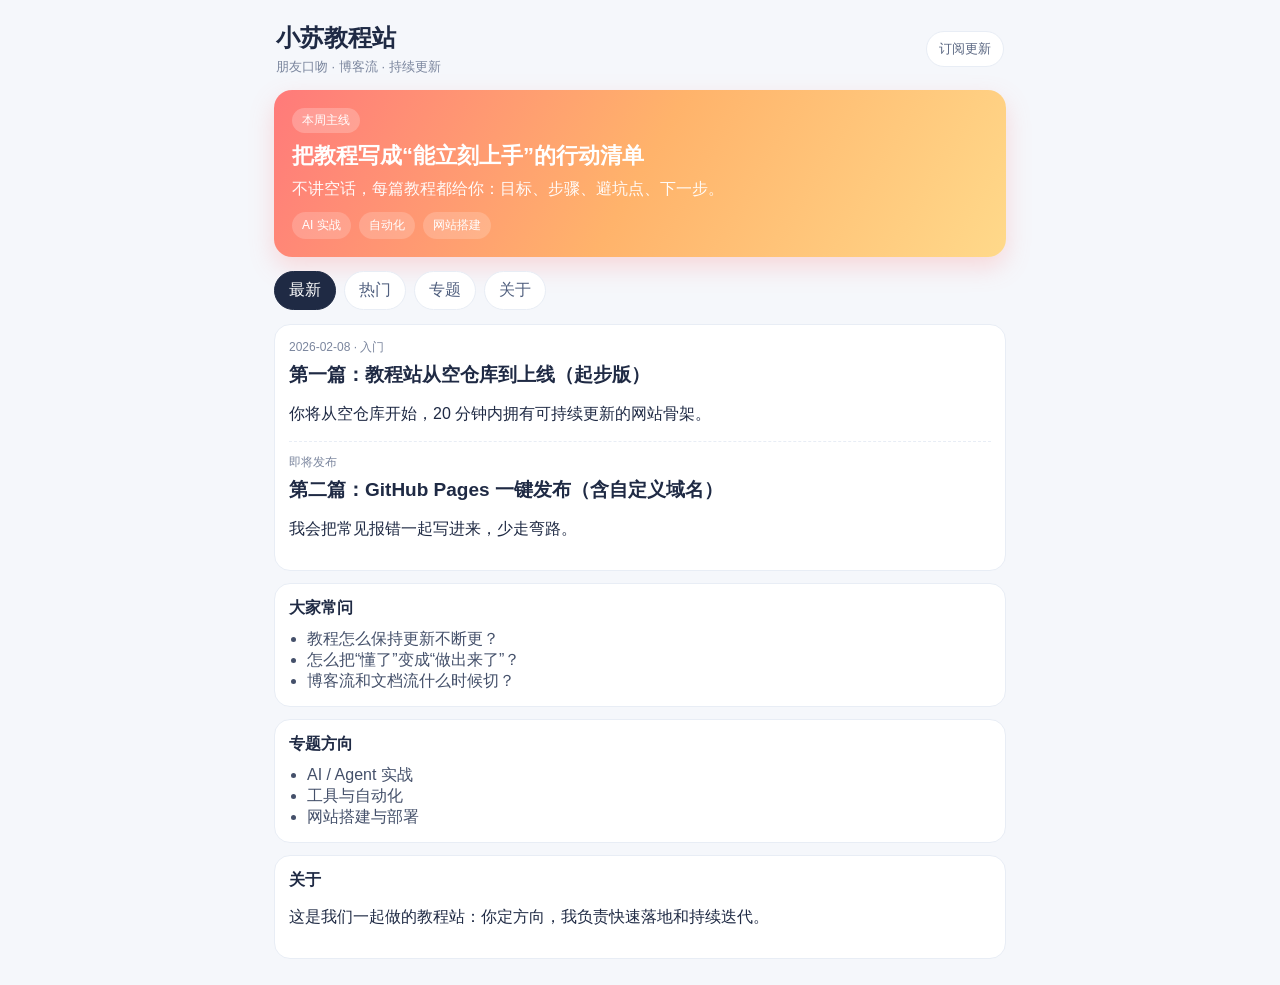
<file: index.html>
<!doctype html>
<html lang="zh-CN">
<head>
  <meta charset="UTF-8" />
  <meta name="viewport" content="width=device-width, initial-scale=1.0" />
  <title>小苏教程站</title>
  <link rel="stylesheet" href="styles.css" />
</head>
<body>
  <div class="app">
    <header class="topbar">
      <div>
        <h1>小苏教程站</h1>
        <p>朋友口吻 · 博客流 · 持续更新</p>
      </div>
      <button class="ghost">订阅更新</button>
    </header>

    <section class="hero-card">
      <div class="badge">本周主线</div>
      <h2>把教程写成“能立刻上手”的行动清单</h2>
      <p>不讲空话，每篇教程都给你：目标、步骤、避坑点、下一步。</p>
      <div class="chips">
        <span>AI 实战</span><span>自动化</span><span>网站搭建</span>
      </div>
    </section>

    <nav class="tabs">
      <a class="active" href="#latest">最新</a>
      <a href="#popular">热门</a>
      <a href="#topics">专题</a>
      <a href="#about">关于</a>
    </nav>

    <main>
      <section id="latest" class="list">
        <article class="post">
          <div class="meta">2026-02-08 · 入门</div>
          <h3><a href="posts/hello-tutorial.html">第一篇：教程站从空仓库到上线（起步版）</a></h3>
          <p>你将从空仓库开始，20 分钟内拥有可持续更新的网站骨架。</p>
        </article>

        <article class="post">
          <div class="meta">即将发布</div>
          <h3>第二篇：GitHub Pages 一键发布（含自定义域名）</h3>
          <p>我会把常见报错一起写进来，少走弯路。</p>
        </article>
      </section>

      <section id="popular" class="panel">
        <h4>大家常问</h4>
        <ul>
          <li>教程怎么保持更新不断更？</li>
          <li>怎么把“懂了”变成“做出来了”？</li>
          <li>博客流和文档流什么时候切？</li>
        </ul>
      </section>

      <section id="topics" class="panel">
        <h4>专题方向</h4>
        <ul>
          <li>AI / Agent 实战</li>
          <li>工具与自动化</li>
          <li>网站搭建与部署</li>
        </ul>
      </section>

      <section id="about" class="panel">
        <h4>关于</h4>
        <p>这是我们一起做的教程站：你定方向，我负责快速落地和持续迭代。</p>
      </section>
    </main>
  </div>
</body>
</html>
</file>
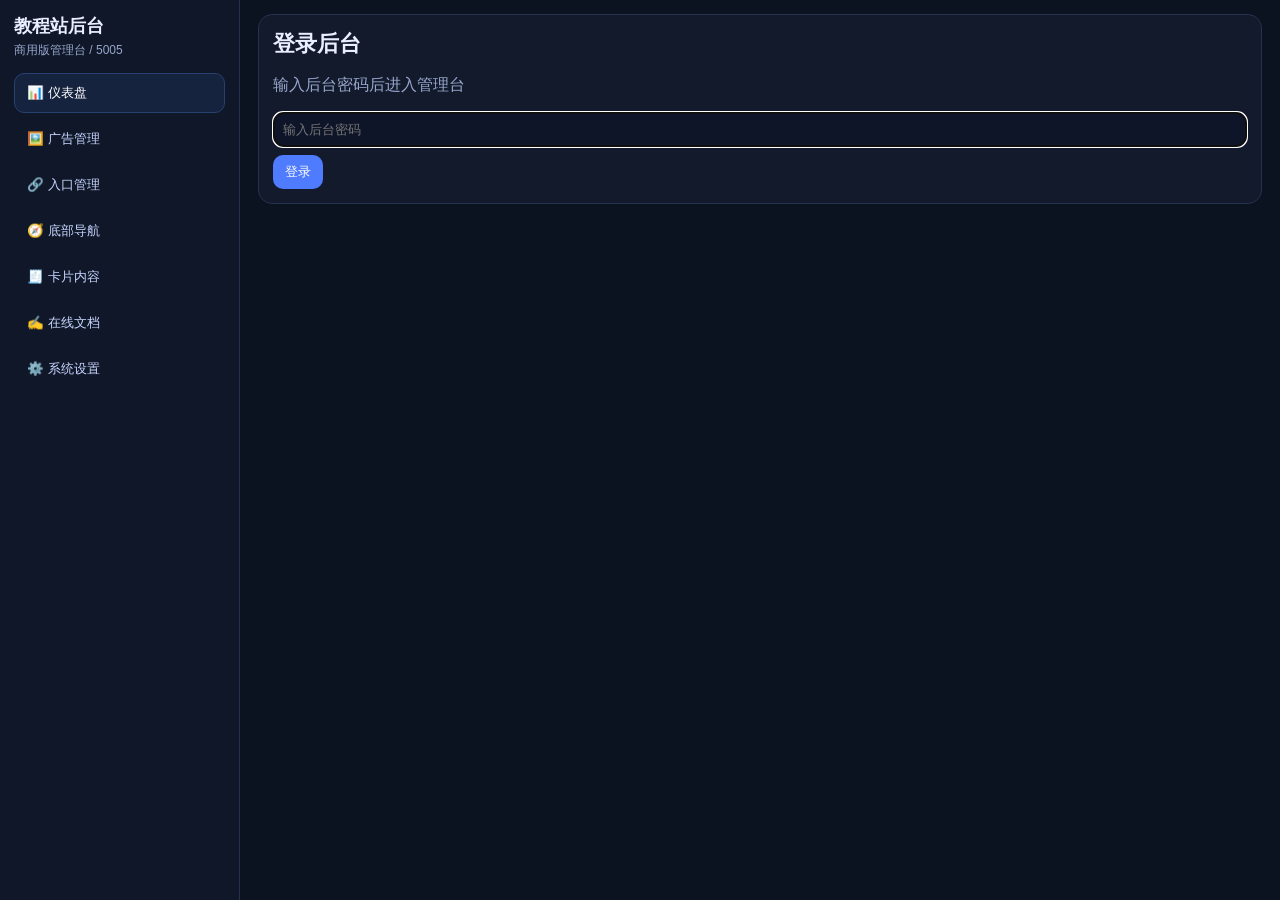
<file: local-stack/admin/index.html>
<!doctype html>
<html lang="zh-CN"><head>
<meta charset="UTF-8"/><meta name="viewport" content="width=device-width, initial-scale=1.0"/>
<title>教程站 · 商用后台</title>
<style>
:root{--bg:#0b1220;--panel:#121a2b;--panel2:#19243c;--line:#243250;--text:#e9efff;--muted:#98a6cc;--pri:#4f7cff;--ok:#20b26b;--danger:#e25555}
*{box-sizing:border-box}body{margin:0;background:var(--bg);color:var(--text);font-family:-apple-system,BlinkMacSystemFont,"Segoe UI",Roboto,"PingFang SC",sans-serif}
.layout{display:grid;grid-template-columns:240px 1fr;min-height:100vh}
.sidebar{background:#0f1728;border-right:1px solid var(--line);padding:14px;position:sticky;top:0;height:100vh}
.brand{font-weight:800;font-size:18px;margin-bottom:4px}.sub{color:var(--muted);font-size:12px}
.menu{margin-top:14px;display:grid;gap:6px}.m{background:transparent;color:#c8d5ff;border:1px solid transparent;padding:10px 12px;border-radius:10px;text-align:left;cursor:pointer}
.m.active,.m:hover{background:#16233f;border-color:#284170;color:#fff}
.main{padding:14px 18px 24px}
.top{display:flex;justify-content:space-between;align-items:center;gap:10px;margin-bottom:12px}
.title{font-size:22px;font-weight:800}
.panel{background:var(--panel);border:1px solid var(--line);border-radius:14px;padding:14px;margin-bottom:12px}
.stats{display:grid;grid-template-columns:repeat(4,minmax(120px,1fr));gap:10px}
.kpi{background:var(--panel2);border:1px solid #2b3f68;border-radius:12px;padding:10px}
.kpi .n{font-size:22px;font-weight:800}.kpi .t{color:var(--muted);font-size:12px}
.grid{display:grid;grid-template-columns:1fr 1fr;gap:10px}.grid3{display:grid;grid-template-columns:1fr 1fr 1fr;gap:10px}
input,textarea{width:100%;padding:9px;border-radius:10px;border:1px solid #334673;background:#0f1528;color:#e8ecff}textarea{min-height:86px}
.row{display:flex;gap:8px;flex-wrap:wrap}.btn{padding:8px 12px;border-radius:10px;border:0;background:var(--pri);color:#fff;cursor:pointer}
.btn.ok{background:var(--ok)}.btn.danger{background:var(--danger)}
.item{border-top:1px dashed #334673;padding-top:10px;margin-top:10px}.muted{color:var(--muted)}
.toolbar{position:sticky;top:0;z-index:5;display:flex;gap:6px;flex-wrap:wrap;margin-bottom:8px;padding:8px;border:1px solid #334673;border-radius:10px;background:#101a2e}
.doc{min-height:320px;border:1px solid #334673;border-radius:10px;padding:12px;background:#0f1528;overflow:auto;line-height:1.7;font-size:15px}
.quick-item{display:flex;justify-content:space-between;gap:8px;padding:7px 8px;border:1px dashed #334673;border-radius:10px;margin-bottom:6px;background:#101a2f}
.quick-item code{color:#a7bbff}
.doc.is-dragover{outline:2px dashed #4f7cff;outline-offset:-6px;background:#102041}
.doc img,.doc video{max-width:100%;border-radius:8px;margin:8px 0}
#app{display:none}.view{display:none}.view.active{display:block}
@media (max-width:980px){.layout{grid-template-columns:1fr}.sidebar{position:static;height:auto}.stats{grid-template-columns:1fr 1fr}}
</style></head><body>
<div class="layout">
  <aside class="sidebar">
    <div class="brand">教程站后台</div>
    <div class="sub">商用版管理台 / 5005</div>
    <div class="menu" id="menuWrap">
      <button class="m active" data-view="dashboard" onclick="showView('dashboard',this)">📊 仪表盘</button>
      <button class="m" data-view="adsView" onclick="showView('adsView',this)">🖼️ 广告管理</button>
      <button class="m" data-view="shortcutsView" onclick="showView('shortcutsView',this)">🔗 入口管理</button>
      <button class="m" data-view="tabsView" onclick="showView('tabsView',this)">🧭 底部导航</button>
      <button class="m" data-view="cardsView" onclick="showView('cardsView',this)">🧾 卡片内容</button>
      <button class="m" data-view="editorView" onclick="showView('editorView',this)">✍️ 在线文档</button>
      <button class="m" data-view="settingsView" onclick="showView('settingsView',this)">⚙️ 系统设置</button>
    </div>
  </aside>

  <main class="main">
    <section id="login" class="panel">
      <div class="title">登录后台</div>
      <p class="muted">输入后台密码后进入管理台</p>
      <input id="pwd" type="password" placeholder="输入后台密码" autocomplete="current-password" autofocus/>
      <div class="row" style="margin-top:8px"><button id="loginBtn" class="btn" onclick="doLogin()">登录</button><span id="msg" class="muted"></span></div>
    </section>

    <div id="app">
      <div class="top"><div class="title">商用后台管理台</div><div class="row"><button class="btn" type="button" onclick="openFrontendSite()">打开前台</button><button class="btn" type="button" onclick="copyFrontendSite()">复制前台地址</button><div class="muted">在线状态 · 已连接</div></div></div>

      <section id="dashboard" class="view active panel">
        <div class="row" style="margin-bottom:10px">
          <button class="btn" onclick="refreshSummary()">刷新统计</button>
          <button class="btn" onclick="loadQuickInsights()">快速洞察</button>
          <button class="btn" onclick="loadWeeklySnapshot()">7天快照</button>
          <button class="btn" onclick="loadFreshnessSummary()">时效分层</button>
          <button class="btn" onclick="loadUpdatedRange()">更新时间分布</button>
          <button class="btn" onclick="loadBootstrapMeta()">Bootstrap体积</button>
          <button class="btn" onclick="loadRuntimeMetrics()">运行态指标</button>
          <button class="btn" onclick="pruneRuntimeCaches()">缓存瘦身</button>
          <button class="btn" onclick="exportAllData()">导出数据JSON</button>
          <input id="exportCategoryKey" placeholder="导出分类key（可选）" style="max-width:220px"/>
          <button class="btn" onclick="exportCategoryData()">导出分类JSON</button>
          <button class="btn ok" onclick="repairTabKeys()">自动修复空分类</button>
          <button class="btn" onclick="validateLinks()">链接体检</button>
          <button class="btn ok" onclick="quickFixLinks()">一键修复非法链接</button>
          <button class="btn ok" onclick="fixSchemelessLinks()">一键补全缺失协议</button>
          <button class="btn" onclick="runHealthCheck()">健康检查</button>
          <button class="btn" onclick="auditCardSummaries()">摘要体检</button>
          <button class="btn ok" onclick="normalizeCardSummaries()">摘要一键规范化</button>
          <button class="btn ok" onclick="fillEmptySummaries()">一键补空摘要</button>
          <button class="btn ok" onclick="normalizeCardTitles()">标题一键规范化</button>
          <button class="btn ok" onclick="trimCardFields()">字段去空白</button>
          <button class="btn ok" onclick="normalizeAllOrders()">统一重排顺序</button>
          <button class="btn" onclick="checkCardDuplicates()">重复卡片体检</button>
          <button class="btn" onclick="loadCategoryStats()">分类分布统计</button>
          <button class="btn" onclick="loadQualityOverview()">内容质量概览</button><button class="btn" onclick="loadTextMediaBalance()">图文结构分布</button>
          <button class="btn" onclick="loadOpsScoreSummary()">运营健康分</button>
          <button class="btn" onclick="loadShortSummaryCards()">短摘要巡检</button>
          <button class="btn" onclick="loadEmptySummaryCards()">空摘要巡检</button>
          <button class="btn" onclick="loadActionabilitySummary()">可领率看板</button>
          <button class="btn" onclick="loadLinkSummaryGaps()">链接/摘要缺口</button>
          <button class="btn" onclick="loadPublishReadiness()">发布就绪检查</button>
          <button class="btn" onclick="loadRecentUpdateFeed()">24h更新清单</button>
          <button class="btn ok" onclick="copyOpsDigest()">复制运营摘要</button>
          <button class="btn" onclick="exportClaimLinks()">导出可领链接</button>
          <button class="btn" onclick="loadClaimDomainStats()">可领域名分布</button>
          <button class="btn ok" onclick="disableDuplicateCardsByTitle()">一键停用重复标题</button>
          <button class="btn ok" onclick="disableDuplicateCardsByLink()">一键停用重复链接</button>
          <button class="btn danger" onclick="autoDisableEmptyCards()">自动停用空内容卡片</button>
          <button class="btn ok" onclick="fillMissingUpdatedAt()">补齐更新时间</button>
          <button class="btn ok" onclick="fillMissingCategory()">补齐空分类</button>
          <button class="btn ok" onclick="fillMissingButtonText()">补齐按钮文案</button>
          <button class="btn ok" onclick="standardizeButtonText()">按钮文案全量标准化</button>
          <button class="btn" onclick="auditStaleCards()">陈旧内容体检</button>
          <button class="btn" onclick="loadDateIntegrity()">时间字段体检</button>
          <button class="btn ok" onclick="normalizeCardDates()">一键修复时间字段</button>
          <button class="btn" onclick="touchStaleCards()">一键刷新陈旧时间</button>
          <button class="btn danger" onclick="disableStaleCards()">一键停用陈旧内容</button>
          <span id="summaryMeta" class="muted"></span>
        </div>
        <div class="stats">
          <div class="kpi"><div class="n" id="kpiAds">0</div><div class="t">广告数</div></div>
          <div class="kpi"><div class="n" id="kpiShortcuts">0</div><div class="t">快捷入口</div></div>
          <div class="kpi"><div class="n" id="kpiTabs">0</div><div class="t">底部标签</div></div>
          <div class="kpi"><div class="n" id="kpiCards">0</div><div class="t">内容卡片</div></div>
        </div>
        <div class="panel" style="margin-top:10px">
          <h4 style="margin:0 0 8px">卡片快速检索（后台）</h4>
          <div class="row">
            <input id="quickSearchInput" placeholder="输入关键词（标题/摘要/分类/ID）" oninput="debouncedQuickSearch()"/>
            <input id="quickSearchCategory" placeholder="分类 key（可选）" oninput="debouncedQuickSearch()"/>
            <button class="btn" type="button" onclick="runQuickSearch(true)">立即搜索</button>
          </div>
          <p id="quickSearchMeta" class="muted" style="margin:6px 0 0">输入关键词后可快速跳转到卡片编辑。</p>
          <div id="quickSearchList" class="muted" style="margin-top:8px"></div>
        </div>
        <div class="panel" style="margin-top:10px">
          <h4 style="margin:0 0 8px">最近变更卡片</h4>
          <div class="row" style="margin-bottom:8px">
            <button class="btn" type="button" onclick="loadRecentCards()">刷新最近变更</button>
          </div>
          <div id="recentCardsBox" class="muted">暂无数据</div>
        </div>
        <div class="panel" style="margin-top:10px">
          <h4 style="margin:0 0 8px">Bootstrap 负载信息</h4>
          <div id="bootstrapMetaBox" class="muted">点击“Bootstrap体积”查看</div>
        </div>
        <div class="panel" style="margin-top:10px">
          <h4 style="margin:0 0 8px">运行态指标（缓存/会话/内存）</h4>
          <div id="runtimeMetricsBox" class="muted">点击“运行态指标”查看</div>
        </div>
        <div class="panel" style="margin-top:10px">
          <h4 style="margin:0 0 8px">卡片快速洞察（启用卡片）</h4>
          <div id="quickInsightsBox" class="muted">点击“快速洞察”查看</div>
        </div>
        <div class="panel" style="margin-top:10px">
          <h4 style="margin:0 0 8px">7天更新快照</h4>
          <div id="weeklySnapshotBox" class="muted">点击“7天快照”查看</div>
        </div>
        <div class="panel" style="margin-top:10px">
          <h4 style="margin:0 0 8px">内容时效分层</h4>
          <div id="freshnessSummaryBox" class="muted">点击“时效分层”查看</div>
        </div>
        <div class="panel" style="margin-top:10px">
          <h4 style="margin:0 0 8px">更新时间分布（启用卡片）</h4>
          <div id="updatedRangeBox" class="muted">点击“更新时间分布”查看</div>
        </div>
        <div class="muted" style="margin-top:10px"></div>
        <div id="duplicateCheckBox" class="muted" style="margin-top:10px"></div>
        <div id="summaryFillBox" class="muted" style="margin-top:10px"></div>
        <div id="categoryStatsBox" class="muted" style="margin-top:10px"></div>
        <div id="staleCardsBox" class="muted" style="margin-top:10px"></div>
        <div id="dateIntegrityBox" class="muted" style="margin-top:10px"></div>
        <div id="qualityOverviewBox" class="muted" style="margin-top:10px"></div>
        <div id="textMediaBalanceBox" class="muted" style="margin-top:10px">点击“图文结构分布”查看</div>
        <div id="opsScoreBox" class="muted" style="margin-top:10px"></div>
        <div id="shortSummaryBox" class="muted" style="margin-top:10px"></div>
        <div id="emptySummaryBox" class="muted" style="margin-top:10px"></div>
        <div id="actionabilityBox" class="muted" style="margin-top:10px"></div>
        <div id="linkSummaryGapBox" class="muted" style="margin-top:10px"></div>
        <div id="publishReadinessBox" class="muted" style="margin-top:10px"></div>
        <div id="recentUpdateFeedBox" class="muted" style="margin-top:10px"></div>
        <div id="claimDomainBox" class="muted" style="margin-top:10px"></div>
      </section>

      <section id="adsView" class="view panel"><h3>头部横排广告</h3><div id="ads"></div></section>
      <section id="shortcutsView" class="view panel"><h3>功能入口宫格</h3><div id="shortcuts"></div></section>
      <section id="tabsView" class="view panel"><h3>分类 Tabs</h3><div id="tabs"></div></section>

      <section id="cardsView" class="view panel">
        <h3>优惠卡片管理（标题 + 三行摘要）</h3>
        <div class="row" style="margin-bottom:8px"><input id="cardSearch" placeholder="搜索卡片（ID/标题/分类/摘要）" oninput="onCardSearchInput()"/><button class="btn" type="button" onclick="clearCardSearch()">清空</button><button class="btn" type="button" onclick="resequenceCardsByCurrentView()">按当前视图重排</button><button class="btn" type="button" onclick="batchDisableBySearch()">按搜索批量停用</button><button class="btn ok" type="button" onclick="batchEnableBySearch()">按搜索批量启用</button><button class="btn" type="button" onclick="batchMoveCategoryBySearch()">按搜索批量改分类</button><button class="btn ok" type="button" onclick="touchCardsBySearch()">按搜索刷新更新时间</button></div>
        <div class="row" style="margin-bottom:8px">
          <input id="searchTargetButtonText" placeholder="搜索结果按钮文案（如：去领取）" style="max-width:220px"/>
          <button class="btn" type="button" onclick="batchUpdateButtonTextBySearch()">按搜索批量改按钮文案</button>
          <input id="searchSummaryPrefix" placeholder="摘要前缀（如：🔥 今日）" style="max-width:220px"/>
          <button class="btn" type="button" onclick="batchPrefixSummaryBySearch()">按搜索批量加摘要前缀</button>
          <input id="searchSummarySuffix" placeholder="摘要后缀（如：｜限时）" style="max-width:220px"/>
          <button class="btn" type="button" onclick="batchSuffixSummaryBySearch()">按搜索批量加摘要后缀</button>
        </div>
        <div class="row" style="margin-bottom:8px">
          <input id="utmSource" placeholder="utm_source（如：telegram）" style="max-width:200px"/>
          <input id="utmMedium" placeholder="utm_medium（如：social）" style="max-width:200px"/>
          <input id="utmCampaign" placeholder="utm_campaign（如：feb_campaign）" style="max-width:220px"/>
          <button class="btn" type="button" onclick="batchAppendTrackingBySearch()">按搜索批量加UTM</button>
        </div>
        <p id="cardSearchMeta" class="muted" style="margin:0 0 6px">显示 0 / 0（快捷键：Ctrl/Cmd+K 聚焦，Esc 清空）</p>
        <div class="row" style="margin-bottom:8px">
          <input id="bulkCategoryKey" placeholder="按分类批量启停（category key）" list="categoryKeyList"/>
          <input id="searchTargetCategory" placeholder="搜索结果改分类（key）" style="max-width:220px" list="categoryKeyList"/>
          <button class="btn" type="button" onclick="loadCategoryOptions(true)">刷新分类候选</button>
          <datalist id="categoryKeyList"></datalist>
          <button class="btn" type="button" onclick="toggleCardsByCategory(true)">按分类批量启用</button>
          <button class="btn danger" type="button" onclick="toggleCardsByCategory(false)">按分类批量停用</button>
          <button class="btn ok" type="button" onclick="touchCardsByCategory()">按分类刷新更新时间</button>
        </div>
        <div id="cards"></div>
        <div class="muted" style="margin-top:10px"></div>
      </section>

      <section id="editorView" class="view panel">
        <h3>在线文档编辑器（卡片正文）</h3>
        <p class="muted">先在“卡片内容”点“编辑文档”，再在此处编辑正文。支持图片/视频插入并在线播放。</p>
        <div class="row"><input id="editingCardId" placeholder="当前编辑卡片ID" readonly><input id="editingCardTitle" placeholder="当前编辑卡片标题" readonly></div>
        <div class="toolbar">
          <button class="btn" onclick="cmd('bold')"><b>B</b></button>
          <button class="btn" onclick="cmd('insertUnorderedList')">• 列表</button>
          <button class="btn" onclick="cmd('formatBlock','h2')">H2</button>
          <button class="btn" onclick="cmd('formatBlock','p')">正文</button>
          <button class="btn" onclick="insertLink()">插入链接</button>
          <button class="btn" onclick="insertImageByUrl()">图片URL</button>
          <button class="btn" onclick="insertVideoByUrl()">视频URL</button>
        </div>
        <div id="docEditor" class="doc" contenteditable="true"></div>
        <p class="muted" style="margin:6px 0 0">可直接把图片/视频拖到编辑区，或粘贴截图自动上传插入（接近腾讯文档/WPS交互）。</p>
        <div class="row" style="margin-top:8px"><input id="file" type="file" accept="image/*,video/*"/><button class="btn ok" onclick="uploadAndInsert()">上传并插入正文</button><button class="btn" onclick="saveDoc()">保存正文到当前卡片</button></div>
        <div class="muted" style="margin-top:10px"></div>
      </section>

      <section id="settingsView" class="view panel">
        <h3>系统设置</h3>
        <div class="row"><input id="newPwd" type="password" placeholder="新密码（至少4位）"/><button class="btn ok" onclick="changePwd()">更新密码</button></div>
        <div id="linkCheckBox" class="muted" style="margin-top:10px"></div>
      </section>
    </div>
  </main>
</div>

<script>
let token=''; let cardCache=[]; let hasUnsavedChanges=false; let cardSearchTimer=null;
let lastCardRenderQuery=''; let lastCardRenderFingerprint='';
let quickSearchTimer=null;
let unauthorizedHandled = false;
const safeAttr = v => String(v||'').replace(/["'<>]/g,'');
const safeHttpUrl = (value) => {
  const cleaned = safeAttr(value).trim();
  if (!cleaned) return '';
  try {
    const u = new URL(cleaned, location.origin);
    if (u.protocol === 'http:' || u.protocol === 'https:') return u.href;
  } catch {}
  return '';
};
const H=()=>({'Content-Type':'application/json','X-Admin-Token':token});
function markDirty(){ hasUnsavedChanges=true; }
function clearDirty(){ hasUnsavedChanges=false; }
function handleUnauthorized(){
  if (unauthorizedHandled) return;
  unauthorizedHandled = true;
  token='';
  app.style.display='none';
  login.style.display='block';
  msg.innerText='登录已过期，请重新登录';
  toast('登录已过期，请重新登录');
  setTimeout(()=>{ unauthorizedHandled = false; }, 1500);
}
window.addEventListener('beforeunload', (e)=>{ if(!hasUnsavedChanges) return; e.preventDefault(); e.returnValue=''; });
document.addEventListener('input', (e)=>{ if(e.target.matches('input,textarea,[contenteditable="true"]')) markDirty(); });
document.addEventListener('change', (e)=>{ if(e.target.matches('input,textarea,select')) markDirty(); });
document.addEventListener('keydown', (e)=>{ if((e.ctrlKey||e.metaKey) && e.key.toLowerCase()==='s'){ const v=document.querySelector('.view.active')?.id; if(v==='editorView'){ e.preventDefault(); saveDoc(); } }});
document.addEventListener('keydown', (e)=>{
  if (!(e.ctrlKey || e.metaKey)) return;
  if (e.key.toLowerCase() !== 'k') return;
  const search = document.getElementById('cardSearch');
  if (!search) return;
  e.preventDefault();
  const menuBtn = document.querySelector('.m[data-view="cardsView"]');
  showView('cardsView', menuBtn || undefined);
  search.focus();
  search.select();
});
async function runWithButton(btn, pendingText, fn){
  if (!btn) return fn();
  if (btn.dataset.loading === '1') return;
  const old = btn.textContent;
  btn.dataset.loading = '1';
  btn.disabled = true;
  if (pendingText) btn.textContent = pendingText;
  try { return await fn(); }
  finally {
    btn.disabled = false;
    btn.dataset.loading = '0';
    btn.textContent = old;
  }
}

function toast(text){
  const now = Date.now();
  if (window.__lastToastText === text && (now - (window.__lastToastAt || 0)) < 2000) return;
  window.__lastToastText = text;
  window.__lastToastAt = now;
  let el=document.getElementById('toast');
  if(!el){el=document.createElement('div');el.id='toast';el.style.cssText='position:fixed;right:16px;top:16px;background:#1d2b4b;color:#fff;padding:8px 12px;border-radius:10px;border:1px solid #345287;z-index:9999';document.body.appendChild(el);}
  el.textContent=text; el.style.display='block'; clearTimeout(window.__toastTimer); window.__toastTimer=setTimeout(()=>el.style.display='none',1800);
}

async function copyText(text){
  const val = String(text || '').trim();
  if (!val) return false;
  try {
    if (navigator.clipboard && navigator.clipboard.writeText) {
      await navigator.clipboard.writeText(val);
      return true;
    }
  } catch {}
  try {
    const ta = document.createElement('textarea');
    ta.value = val;
    ta.style.position = 'fixed';
    ta.style.left = '-9999px';
    document.body.appendChild(ta);
    ta.select();
    document.execCommand('copy');
    ta.remove();
    return true;
  } catch {
    return false;
  }
}
async function req(url,m='GET',b,auth=true){
  const method = String(m || 'GET').toUpperCase();
  const isIdempotent = method === 'GET' || method === 'HEAD';
  const maxAttempts = isIdempotent ? 2 : 1;
  let lastErr = null;

  for (let attempt = 1; attempt <= maxAttempts; attempt++) {
    const ctrl = new AbortController();
    const timer = setTimeout(()=>ctrl.abort(), 8000);
    try {
      const r=await fetch(url,{method:method,headers:auth?H():{'Content-Type':'application/json'},body:b?JSON.stringify(b):undefined, signal: ctrl.signal, cache: method === 'GET' ? 'no-store' : 'default'});
      if (r.status===401) {
        if (auth) handleUnauthorized();
        throw new Error('未授权');
      }
      const text = await r.text();
      let json = {};
      try { json = text ? JSON.parse(text) : {}; } catch {}
      if(!r.ok) throw new Error(json.error || '请求失败');
      return json;
    } catch (e) {
      lastErr = e;
      const isAbort = e?.name === 'AbortError';
      if (attempt < maxAttempts && (isAbort || /Failed to fetch/i.test(String(e?.message || '')))) {
        await new Promise(r => setTimeout(r, 250 * attempt));
        continue;
      }
      if (isAbort) throw new Error('请求超时，请重试');
      if (typeof navigator !== 'undefined' && navigator.onLine === false) throw new Error('当前离线，请检查网络后重试');
      throw e;
    } finally {
      clearTimeout(timer);
    }
  }

  throw lastErr || new Error('请求失败');
}
const esc=s=>String(s??'').replace(/[&<>"']/g,m=>({'&':'&amp;','<':'&lt;','>':'&gt;','"':'&quot;',"'":'&#39;'}[m]));

function openFrontendSite(){
  const host = String(location.hostname || 'localhost');
  window.open(`${location.protocol}//${host}:5001/`, '_blank', 'noopener');
}

async function copyFrontendSite(){
  const host = String(location.hostname || 'localhost');
  const url = `${location.protocol}//${host}:5001/`;
  try {
    if (navigator.clipboard && navigator.clipboard.writeText) {
      await navigator.clipboard.writeText(url);
      toast('前台地址已复制');
      return;
    }
  } catch {}
  const input = document.createElement('input');
  input.value = url;
  document.body.appendChild(input);
  input.select();
  document.execCommand('copy');
  input.remove();
  toast('前台地址已复制');
}

function showView(id,btn){document.querySelectorAll('.view').forEach(v=>v.classList.remove('active'));document.getElementById(id).classList.add('active');document.querySelectorAll('.m').forEach(x=>x.classList.remove('active'));if(btn)btn.classList.add('active'); try{ localStorage.setItem('suweb_admin_active_view', id); }catch{}}
function restoreActiveView(){
  let id='dashboard';
  try { id = localStorage.getItem('suweb_admin_active_view') || 'dashboard'; } catch {}
  const target = document.getElementById(id);
  const menuBtn = document.querySelector(`.m[data-view="${id}"]`);
  if (target) showView(id, menuBtn || undefined);
}

pwd.addEventListener('keydown', (e)=>{ if(e.key==='Enter') doLogin(); });

async function doLogin(){
  const btn = document.getElementById('loginBtn');
  msg.innerText='';
  const password = (pwd.value || '').trim();
  if (!password) { msg.innerText = '请输入密码'; return; }
  await runWithButton(btn, '登录中...', async ()=>{
    try{
      const r=await req('/api/login','POST',{password},false);
      token=r.token;
      login.style.display='none';
      app.style.display='block';
      loadAll();
      refreshSummary();
      loadCategoryStats();
      loadCategoryOptions();
      loadRecentCards();
      loadBootstrapMeta();
      loadRuntimeMetrics();
      loadQuickInsights();
      loadWeeklySnapshot();
      loadFreshnessSummary();
      loadUpdatedRange();
      loadQualityOverview();
      loadOpsScoreSummary();
      loadShortSummaryCards();
      loadEmptySummaryCards();
      loadActionabilitySummary();
      loadLinkSummaryGaps();
      loadPublishReadiness();
      loadRecentUpdateFeed();
      loadDateIntegrity();
      restoreActiveView();
      toast('登录成功');
    } catch(e) {
      msg.innerText = `登录失败（${e?.message || '请确认密码/刷新页面'}）`;
    }
  });
}
async function changePwd(){const btn=document.activeElement;await runWithButton(btn,'更新中...',async()=>{await req('/api/change-password','POST',{password:newPwd.value});clearDirty();toast('密码已更新');newPwd.value='';});}

function cmd(name,val=null){document.execCommand(name,false,val);docEditor.focus();}
function insertLink(){
  const u = safeHttpUrl(prompt('输入链接 URL') || '');
  if(!u) return toast('仅支持 http/https 链接');
  document.execCommand('createLink',false,u);
}
function insertImageByUrl(){
  const u = safeHttpUrl(prompt('图片 URL') || '');
  if(!u) return toast('仅支持 http/https 图片地址');
  document.execCommand('insertHTML',false,`<img src="${u}" alt=""/>`);
}
function insertVideoByUrl(){
  const u = safeHttpUrl(prompt('视频 URL(mp4/webm)') || '');
  if(!u) return toast('仅支持 http/https 视频地址');
  document.execCommand('insertHTML',false,`<video src="${u}" controls style="max-width:100%"></video>`);
}

async function uploadFileAndInsert(f){
  if(!f) return;
  if(!(f.type||'').startsWith('image/') && !(f.type||'').startsWith('video/')) return toast('仅支持图片/视频');
  const MAX_UPLOAD_MB = 3;
  if (f.size > MAX_UPLOAD_MB * 1024 * 1024) return toast(`文件过大，单个文件最多 ${MAX_UPLOAD_MB}MB`);
  const b64=await new Promise(r=>{const fr=new FileReader();fr.onload=()=>r(fr.result.split(',')[1]);fr.readAsDataURL(f);});
  const r=await req('/api/upload','POST',{filename:f.name,contentBase64:b64});
  const url=location.origin + r.url;
  if((f.type||'').startsWith('video/')) document.execCommand('insertHTML',false,`<video src="${url}" controls style="max-width:100%"></video>`);
  else document.execCommand('insertHTML',false,`<img src="${url}" alt=""/>`);
  markDirty();
}
async function uploadAndInsert(){
  const btn=document.activeElement;
  const f=file.files[0];
  if(!f) return alert('先选文件');
  await runWithButton(btn,'上传中...',async()=>{
    try {
      await uploadFileAndInsert(f);
      toast('文件已插入正文');
    } catch (e) {
      toast(`上传失败：${e?.message||'请稍后重试'}`);
    }
  });
}
async function saveDoc(){const btn=document.activeElement;const id=editingCardId.value; if(!id) return alert('先选择一张卡片'); await runWithButton(btn,'保存中...',async()=>{await req('/api/cards/'+id,'PUT',{contentHtml:docEditor.innerHTML}); clearDirty(); toast('文档已保存');});}

['dragenter','dragover'].forEach(evt=>docEditor.addEventListener(evt,(e)=>{e.preventDefault();docEditor.classList.add('is-dragover');}));
['dragleave','drop'].forEach(evt=>docEditor.addEventListener(evt,(e)=>{e.preventDefault();docEditor.classList.remove('is-dragover');}));
docEditor.addEventListener('drop', async (e)=>{
  const files=[...(e.dataTransfer?.files||[])];
  if(!files.length) return;
  let ok = 0;
  for(const f of files){
    try { await uploadFileAndInsert(f); ok++; } catch (err) { console.warn('drop upload failed', err); }
  }
  toast(ok===files.length ? `已插入 ${ok} 个文件` : `已插入 ${ok}/${files.length} 个文件（部分失败）`);
});
docEditor.addEventListener('paste', async (e)=>{
  const items=[...(e.clipboardData?.items||[])];
  const files=items.filter(i=>i.kind==='file').map(i=>i.getAsFile()).filter(Boolean);
  if(!files.length) return;
  e.preventDefault();
  let ok = 0;
  for(const f of files){
    try { await uploadFileAndInsert(f); ok++; } catch (err) { console.warn('paste upload failed', err); }
  }
  toast(ok===files.length ? `已粘贴插入 ${ok} 个文件` : `已粘贴插入 ${ok}/${files.length} 个文件（部分失败）`);
});

function btns(api,id){return `<div class='row'><button class='btn' onclick="save('${api}','${id}')">保存</button>${api==='cards'?`<button class='btn' onclick="cloneCard('${id}')">克隆</button>`:''}<button class='btn' onclick="editDoc('${id}')">编辑文档</button><button class='btn danger' onclick="del('${api}','${id}')">删除</button></div>`}
async function save(api,id){const btn=document.activeElement;const box=document.getElementById(`${api}-${id}`);const data=Object.fromEntries([...box.querySelectorAll('[data-k]')].map(i=>[i.dataset.k, i.type==='checkbox'?i.checked:i.value]));await runWithButton(btn,'保存中...',async()=>{await req(`/api/${api}/${id}`,'PUT',data);clearDirty();toast('保存成功');loadAll();});}
async function del(api,id){
  if(!confirm(`确认删除 ${api} / ${id} ?`)) return;
  const btn=document.activeElement;
  await runWithButton(btn,'删除中...',async()=>{await req(`/api/${api}/${id}`,'DELETE');
  clearDirty();
  toast('删除成功');
  loadAll();});
}

async function cloneCard(id){
  if(!id) return;
  const btn=document.activeElement;
  await runWithButton(btn,'克隆中...',async()=>{
    const r = await req('/api/admin/cards/clone','POST',{ id });
    clearDirty();
    toast(`已克隆：${r.newId || ''}`);
    loadAll();
    refreshSummary();
  });
}

async function add(api,tempId){const btn=document.activeElement;const box=document.getElementById(`${api}-${tempId}`);const data=Object.fromEntries([...box.querySelectorAll('[data-k]')].map(i=>[i.dataset.k, i.type==='checkbox'?i.checked:i.value]));await runWithButton(btn,'新增中...',async()=>{await req(`/api/${api}`,'POST',data);clearDirty();toast('新增成功');loadAll();});}

function editDoc(id){const c=cardCache.find(x=>x.id===id);if(!c) return; editingCardId.value=c.id; editingCardTitle.value=c.title||''; docEditor.innerHTML=c.contentHtml||c.contentMd||''; showView('editorView', document.querySelector('.m[data-view="editorView"]')); window.scrollTo({top:0,behavior:'smooth'});}
function onCardSearchInput(){
  if (cardSearchTimer) clearTimeout(cardSearchTimer);
  cardSearchTimer = setTimeout(renderCardsFiltered, 180);
}
function clearCardSearch(){
  const search = document.getElementById('cardSearch');
  if (!search) return;
  search.value = '';
  renderCardsFiltered();
  search.focus();
}

function jumpToCard(id){
  const menuBtn = document.querySelector('.m[data-view="cardsView"]');
  showView('cardsView', menuBtn || undefined);
  const search = document.getElementById('cardSearch');
  if (search) {
    search.value = id;
    renderCardsFiltered();
  }
  setTimeout(()=>{
    const target = document.getElementById(`cards-${id}`);
    if (target) target.scrollIntoView({ behavior: 'smooth', block: 'center' });
  }, 80);
}

function debouncedQuickSearch(){
  if (quickSearchTimer) clearTimeout(quickSearchTimer);
  quickSearchTimer = setTimeout(()=>runQuickSearch(false), 220);
}

async function runQuickSearch(force=false){
  const q = (document.getElementById('quickSearchInput')?.value || '').trim();
  const category = (document.getElementById('quickSearchCategory')?.value || '').trim();
  const meta = document.getElementById('quickSearchMeta');
  const listEl = document.getElementById('quickSearchList');
  if (!q && !category && !force) {
    if (meta) meta.textContent = '输入关键词后可快速跳转到卡片编辑。';
    if (listEl) listEl.innerHTML = '';
    return;
  }
  try {
    if (meta) meta.textContent = '搜索中...';
    const r = await req(`/api/admin/cards/search?q=${encodeURIComponent(q)}&category=${encodeURIComponent(category)}&limit=12`, 'GET');
    const items = Array.isArray(r.items) ? r.items : [];
    if (meta) meta.textContent = `命中 ${r.total || 0} 条，当前展示 ${items.length} 条`;
    if (!items.length) {
      if (listEl) listEl.innerHTML = `<div class='muted'>没有匹配项</div>`;
      return;
    }
    if (listEl) listEl.innerHTML = items.map(x=>`<div class='quick-item'><div><code>${esc(x.id||'')}</code> · ${esc(x.title||'未命名')}<div class='muted'>分类:${esc(x.category||'-')} · 排序:${esc(x.order||'')}</div></div><button class='btn' type='button' onclick="jumpToCard('${esc(x.id||'')}')">定位编辑</button></div>`).join('');
  } catch (e) {
    if (meta) meta.textContent = `搜索失败：${e?.message || '网络异常'}`;
    if (listEl) listEl.innerHTML = '';
  }
}

document.getElementById('cardSearch')?.addEventListener('keydown', (e) => {
  if (e.key !== 'Escape') return;
  e.preventDefault();
  clearCardSearch();
});

function renderCardsFiltered(){
  const q=(document.getElementById('cardSearch')?.value||'').trim().toLowerCase();
  const root=document.getElementById('cards');
  const meta=document.getElementById('cardSearchMeta');
  const tpl=(x,n)=>`<div id='cards-${n?'new':x.id}'><div class='grid'><input data-k='title' placeholder='标题' value='${esc(x.title)}'/><input data-k='category' placeholder='分类key' value='${esc(x.category)}'/></div><textarea data-k='summary' placeholder='三行摘要'>${esc(x.summary)}</textarea><div class='grid3'><input data-k='image' placeholder='图片URL' value='${esc(x.image)}'/><input data-k='video' placeholder='视频URL' value='${esc(x.video)}'/><input data-k='link' placeholder='链接' value='${esc(x.link)}'/></div><div class='grid3'><input data-k='buttonText' placeholder='按钮文案' value='${esc(x.buttonText)}'/><input data-k='order' placeholder='排序' value='${esc(x.order)}'/><label>启用 <input data-k='enabled' type='checkbox' ${x.enabled!==false?'checked':''}/></label></div>${n?`<button class='btn ok' onclick="add('cards','new')">新增卡片</button>`:btns('cards',x.id)}</div>`;
  const list=q?cardCache.filter(x=>`${x.id||''} ${x.title||''} ${x.category||''} ${x.summary||''}`.toLowerCase().includes(q)):cardCache;
  const fingerprint = `${q}::${list.length}::${cardCache.length}::${list.map(x=>`${x.id}|${x.title||''}|${x.category||''}|${x.order||''}|${x.enabled!==false}`).join(',')}`;
  if (fingerprint === lastCardRenderFingerprint && q === lastCardRenderQuery) {
    if (meta) meta.textContent = `显示 ${list.length} / ${cardCache.length}`;
    return;
  }
  lastCardRenderQuery = q;
  lastCardRenderFingerprint = fingerprint;
  if (meta) meta.textContent = q
    ? `关键词「${q}」：显示 ${list.length} / ${cardCache.length}`
    : `显示 ${list.length} / ${cardCache.length}`;
  const listHtml = list.length
    ? list.map(x=>`<div class='item'>${tpl(x,false)}</div>`).join('')
    : `<div class='item'><p class='muted'>未匹配到卡片，试试缩短关键词或按 Esc 清空搜索。</p></div>`;
  root.innerHTML=`<div class='item'>${tpl({},true)}</div>` + listHtml;
}
function renderCollection(elId, apiName, tpl){
  req('/api/'+apiName,'GET',null,false).then(list=>{
    const root=document.getElementById(elId);
    if(apiName==='cards'){
      cardCache=list; renderCardsFiltered();
    } else {
      root.innerHTML=`<div class='item'>${tpl({},true)}</div>`+list.map(x=>`<div class='item'>${tpl(x,false)}</div>`).join('');
    }
    if(apiName==='ads')kpiAds.innerText=list.length;
    if(apiName==='shortcuts')kpiShortcuts.innerText=list.length;
    if(apiName==='tabs')kpiTabs.innerText=list.length;
    if(apiName==='cards')kpiCards.innerText=list.length;
  }).catch(err=>{
    console.error(`[${apiName}] 加载失败`, err);
    const root=document.getElementById(elId);
    if (root) root.innerHTML = `<p class='muted'>${apiName} 加载失败：${esc(err?.message||'网络异常')}</p>`;
    toast(`${apiName} 加载失败：${err?.message||'网络异常'}`);
  });
}



async function validateLinks(){
  const box = document.getElementById('linkCheckBox');
  if (box) box.innerHTML = '链接体检中...';
  try {
    const r = await req('/api/admin/validate-links', 'GET');
    const bad = Array.isArray(r.invalid) ? r.invalid : [];
    if (!bad.length) {
      if (box) box.innerHTML = '✅ 未发现明显非法链接（http/https 以外）';
      toast('链接体检完成：未发现异常');
      return;
    }
    const top = bad.slice(0, 8).map(x => `<li>${esc(x.collection)} / ${esc(x.id)} / ${esc(x.field)}：<code>${esc(x.value)}</code></li>`).join('');
    if (box) box.innerHTML = `<div style="color:#ffd3d3">⚠️ 发现 ${bad.length} 条可疑链接（仅展示前 8 条）：</div><ul>${top}</ul>`;
    toast(`链接体检完成：发现 ${bad.length} 条异常`);
  } catch (e) {
    if (box) box.innerHTML = `<span style="color:#ffb4b4">体检失败：${esc(e?.message||'网络异常')}</span>`;
    toast(`链接体检失败：${e?.message || '网络异常'}`);
  }
}


async function quickFixLinks(){
  if(!confirm('确认一键修复非法链接？非法 link 会改成 #，非法图片/视频地址会清空。')) return;
  try {
    const r = await req('/api/admin/quick-fix-links', 'POST', {});
    toast(`修复完成：${r.fixed||0} 项`);
    await validateLinks();
    loadAll();
    refreshSummary();
  } catch (e) {
    toast(`修复失败：${e?.message || '网络异常'}`);
  }
}

async function fixSchemelessLinks(){
  if(!confirm('确认补全缺失协议？会将 //example.com 或 www.example.com 自动补成 https://...')) return;
  try {
    const r = await req('/api/admin/fix-schemeless-links', 'POST', {});
    toast(`补全完成：${r.fixed||0} 项`);
    await validateLinks();
    loadAll();
    refreshSummary();
  } catch (e) {
    toast(`补全失败：${e?.message || '网络异常'}`);
  }
}

async function runHealthCheck(){
  const box = document.getElementById('linkCheckBox');
  if (box) box.innerHTML = '健康检查中...';
  try {
    const r = await req('/api/admin/health-check', 'GET');
    const fileRows = (r.files || []).map(f => `<li>${esc(f.key)}：${f.exists ? '✅' : '❌'}，${f.size||0} bytes，${esc(f.mtime || '-')}</li>`).join('');
    if (box) box.innerHTML = `<div>服务内存：${esc(String(r.memoryRssMb||0))} MB；运行：${esc(String(r.uptimeSec||0))} 秒；非法链接：${esc(String(r.invalidLinks||0))}</div><ul>${fileRows}</ul>`;
    toast('健康检查完成');
  } catch (e) {
    if (box) box.innerHTML = `<span style="color:#ffb4b4">健康检查失败：${esc(e?.message||'网络异常')}</span>`;
    toast(`健康检查失败：${e?.message || '网络异常'}`);
  }
}

async function auditCardSummaries(){
  const box = document.getElementById('linkCheckBox');
  if (box) box.innerHTML = '摘要体检中...';
  try {
    const r = await req('/api/admin/cards/summary-audit', 'GET');
    const issues = Array.isArray(r.issues) ? r.issues : [];
    if (!issues.length) {
      if (box) box.innerHTML = `✅ 摘要体检通过（共 ${r.total || 0} 张卡片）`;
      toast('摘要体检通过');
      return;
    }
    const top = issues.slice(0, 12).map(x=>`<li><code>${esc(x.id||'')}</code> ${esc(x.title||'')} · ${esc(x.issue||'issue')}</li>`).join('');
    if (box) box.innerHTML = `<div style="color:#ffd3d3">⚠️ 共 ${issues.length} 条摘要问题（展示前 12 条）</div><ul>${top}</ul>`;
    toast(`摘要体检完成：${issues.length} 条问题`);
  } catch (e) {
    if (box) box.innerHTML = `<span style="color:#ffb4b4">摘要体检失败：${esc(e?.message||'网络异常')}</span>`;
    toast(`摘要体检失败：${e?.message || '网络异常'}`);
  }
}

async function normalizeCardSummaries(){
  if(!confirm('确认把卡片摘要统一规范化（最多三行，合并多余空行）？')) return;
  try {
    const r = await req('/api/admin/cards/summary-normalize', 'POST', {});
    toast(`摘要规范化完成：更新 ${r.updated||0}/${r.total||0}`);
    await auditCardSummaries();
    loadAll();
  } catch (e) {
    toast(`摘要规范化失败：${e?.message || '网络异常'}`);
  }
}

async function fillEmptySummaries(){
  if(!confirm('确认自动补齐空摘要？会按标题/分类生成简短摘要。')) return;
  const box = document.getElementById('summaryFillBox');
  if (box) box.innerHTML = '补齐空摘要中...';
  try {
    const r = await req('/api/admin/cards/fill-empty-summary', 'POST', {});
    const sample = Array.isArray(r.samples) ? r.samples : [];
    if (box) box.innerHTML = `✅ 已补齐 ${r.updated||0}/${r.total||0} 条空摘要` + (sample.length ? `<ul>${sample.map(x=>`<li><code>${esc(x.id||'')}</code> ${esc(x.title||'未命名')} → ${esc(x.summary||'')}</li>`).join('')}</ul>` : '');
    toast(`空摘要补齐完成：${r.updated||0} 条`);
    loadAll();
    refreshSummary();
  } catch (e) {
    if (box) box.innerHTML = `<span style="color:#ffb4b4">补齐失败：${esc(e?.message||'网络异常')}</span>`;
    toast(`空摘要补齐失败：${e?.message || '网络异常'}`);
  }
}

async function normalizeCardTitles(){
  if(!confirm('确认统一规范卡片标题？会自动去除多余空白与连续标点。')) return;
  try {
    const r = await req('/api/admin/cards/title-normalize', 'POST', {});
    toast(`标题规范化完成：更新 ${r.updated||0}/${r.total||0}`);
    loadAll();
    refreshSummary();
  } catch (e) {
    toast(`标题规范化失败：${e?.message || '网络异常'}`);
  }
}

async function trimCardFields(){
  if(!confirm('确认清理卡片字段首尾空白？会规范标题/摘要/链接/按钮文案/分类并更新更新时间。')) return;
  try {
    const r = await req('/api/admin/cards/trim-fields', 'POST', {});
    toast(`字段去空白完成：更新 ${r.updated||0}/${r.total||0}`);
    loadAll();
    refreshSummary();
  } catch (e) {
    toast(`字段去空白失败：${e?.message || '网络异常'}`);
  }
}

async function pruneRuntimeCaches(){
  if(!confirm('确认执行缓存瘦身？会清理多余缓存桶，不影响业务数据。')) return;
  try {
    const r = await req('/api/admin/runtime-prune-caches', 'POST', {});
    const b = r.before || {};
    const a = r.after || {};
    toast(`缓存瘦身完成：json ${b.jsonRead||0}->${a.jsonRead||0}，gzip ${b.staticGzip||0}->${a.staticGzip||0}`);
    await loadRuntimeMetrics();
  } catch (e) {
    toast(`缓存瘦身失败：${e?.message || '网络异常'}`);
  }
}

async function checkCardDuplicates(){
  const box = document.getElementById('duplicateCheckBox');
  if (box) box.innerHTML = '重复体检中...';
  try {
    const r = await req('/api/admin/cards/duplicates', 'GET');
    const titleDup = Array.isArray(r.titleDuplicates) ? r.titleDuplicates : [];
    const linkDup = Array.isArray(r.linkDuplicates) ? r.linkDuplicates : [];
    if (!titleDup.length && !linkDup.length) {
      if (box) box.innerHTML = `✅ 未发现重复标题/重复链接（总卡片 ${r.totalCards || 0}）`;
      toast('重复体检完成：未发现重复');
      return;
    }
    const titleTop = titleDup.slice(0, 6).map(x=>`<li>标题重复(${x.count})：<code>${esc(x.key)}</code> → ${esc((x.ids||[]).join(', '))}</li>`).join('');
    const linkTop = linkDup.slice(0, 6).map(x=>`<li>链接重复(${x.count})：<code>${esc(x.key)}</code> → ${esc((x.ids||[]).join(', '))}</li>`).join('');
    if (box) box.innerHTML = `<div style="color:#ffd3d3">⚠️ 重复体检：标题组 ${titleDup.length}，链接组 ${linkDup.length}</div><ul>${titleTop}${linkTop}</ul>`;
    toast(`重复体检完成：标题${titleDup.length}组 / 链接${linkDup.length}组`);
  } catch (e) {
    if (box) box.innerHTML = `<span style="color:#ffb4b4">重复体检失败：${esc(e?.message||'网络异常')}</span>`;
    toast(`重复体检失败：${e?.message || '网络异常'}`);
  }
}

async function disableDuplicateCards(mode){
  const modeText = mode === 'link' ? '重复链接' : '重复标题';
  if(!confirm(`确认一键停用${modeText}卡片？系统会保留每组优先级最高的一张。`)) return;
  try {
    const r = await req('/api/admin/cards/duplicates-disable','POST',{ mode });
    toast(`停用完成：更新 ${r.updated||0}/${r.total||0}`);
    await checkCardDuplicates();
    loadAll();
    refreshSummary();
  } catch (e) {
    toast(`一键停用失败：${e?.message || '网络异常'}`);
  }
}
function disableDuplicateCardsByTitle(){ return disableDuplicateCards('title'); }
function disableDuplicateCardsByLink(){ return disableDuplicateCards('link'); }

async function loadCategoryOptions(withToast=false){
  const list = document.getElementById('categoryKeyList');
  if (!list) return;
  try {
    const r = await req('/api/admin/cards/category-options', 'GET');
    const rows = Array.isArray(r.rows) ? r.rows : [];
    list.innerHTML = rows.map(x => `<option value="${esc(x.key || '')}">${esc(x.name || x.key || '')}（总${x.count || 0}/启用${x.enabled || 0}）</option>`).join('');
    if (withToast) toast(`分类候选已刷新：${rows.length} 项`);
  } catch (e) {
    if (withToast) toast(`分类候选加载失败：${e?.message || '网络异常'}`);
  }
}

async function loadCategoryStats(){
  const box = document.getElementById('categoryStatsBox');
  if (box) box.innerHTML = '分类分布统计加载中...';
  try {
    const r = await req('/api/admin/cards/category-stats', 'GET');
    const rows = Array.isArray(r.rows) ? r.rows : [];
    if (!rows.length) {
      if (box) box.innerHTML = '暂无分类数据';
      return;
    }
    const list = rows.map(x => `<li><code>${esc(x.key||'-')}</code>（${esc(x.tabName||'-')}）: 总数 ${x.total||0} / 启用 ${x.enabled||0} / 可领取 ${x.withLink||0} / 含媒体 ${x.withMedia||0}</li>`).join('');
    if (box) box.innerHTML = `<div>分类统计（更新时间：${esc(r.updatedAt || '-')})</div><ul>${list}</ul>`;
    toast('分类分布统计已刷新');
  } catch (e) {
    if (box) box.innerHTML = `<span style="color:#ffb4b4">分类统计失败：${esc(e?.message||'网络异常')}</span>`;
    toast(`分类统计失败：${e?.message || '网络异常'}`);
  }
}

async function loadRecentCards(){
  const box = document.getElementById('recentCardsBox');
  if (box) box.innerHTML = '最近变更加载中...';
  try {
    const r = await req('/api/admin/cards/recent?limit=8', 'GET');
    const items = Array.isArray(r.items) ? r.items : [];
    if (!items.length) {
      if (box) box.innerHTML = '暂无最近变更记录';
      return;
    }
    const list = items.map(x => {
      const ts = x.updatedAt ? new Date(x.updatedAt).toLocaleString('zh-CN', { hour12: false }) : '-';
      return `<li><code>${esc(x.id||'')}</code> · ${esc(x.title||'未命名')} · 分类:${esc(x.category||'-')} · ${x.enabled===false?'停用':'启用'} · ${esc(ts)} <button class='btn' type='button' onclick="jumpToCard('${esc(x.id||'')}')">定位</button></li>`;
    }).join('');
    if (box) box.innerHTML = `<div>共 ${r.total || 0} 张卡片，以下展示最近 ${items.length} 条：</div><ul>${list}</ul>`;
  } catch (e) {
    if (box) box.innerHTML = `<span style="color:#ffb4b4">最近变更加载失败：${esc(e?.message||'网络异常')}</span>`;
    toast(`最近变更加载失败：${e?.message || '网络异常'}`);
  }
}




async function loadDateIntegrity(){
  const box = document.getElementById('dateIntegrityBox');
  if (box) box.innerHTML = '时间字段体检中...';
  try {
    const r = await req('/api/admin/cards/date-integrity?limit=8', 'GET');
    const badCreated = Array.isArray(r.invalidCreated) ? r.invalidCreated : [];
    const badUpdated = Array.isArray(r.invalidUpdated) ? r.invalidUpdated : [];
    const futureUpdated = Array.isArray(r.futureUpdated) ? r.futureUpdated : [];
    const renderList = (arr, label) => arr.length
      ? `<div>${label}（展示前 ${arr.length} 条）</div><ul>${arr.map(x=>`<li><code>${esc(x.id||'')}</code> ${esc(x.title||'未命名')} · ${esc(x.updatedAt || x.createdAt || '-')}</li>`).join('')}</ul>`
      : `<div class='muted'>${label}：无</div>`;
    if (box) box.innerHTML = `<div>总卡片 ${r.total||0} · createdAt异常 ${r.invalidCreatedCount||0} · updatedAt异常 ${r.invalidUpdatedCount||0} · 未来时间 ${r.futureUpdatedCount||0}</div>${renderList(badCreated,'createdAt 异常')} ${renderList(badUpdated,'updatedAt 异常')} ${renderList(futureUpdated,'未来时间异常')}`;
    toast('时间字段体检完成');
  } catch (e) {
    if (box) box.innerHTML = `<span style="color:#ffb4b4">时间字段体检失败：${esc(e?.message||'网络异常')}</span>`;
    toast(`时间字段体检失败：${e?.message || '网络异常'}`);
  }
}

async function normalizeCardDates(){
  if(!confirm('确认修复 createdAt/updatedAt 异常？会自动补齐缺失值并校正更新时间早于创建时间的问题。')) return;
  try {
    const r = await req('/api/admin/cards/date-normalize', 'POST', {});
    toast(`时间字段修复完成：更新 ${r.updated||0}/${r.total||0}`);
    loadAll();
    refreshSummary();
    loadDateIntegrity();
  } catch (e) {
    toast(`时间字段修复失败：${e?.message || '网络异常'}`);
  }
}

async function loadUpdatedRange(){
  const box = document.getElementById('updatedRangeBox');
  if (box) box.innerHTML = '更新时间分布加载中...';
  try {
    const r = await req('/api/admin/cards/updated-range', 'GET');
    const buckets = r.buckets || {};
    const html = `
      <div>启用卡片：<b>${r.enabledTotal||0}</b>，缺少更新时间：${buckets.unknown||0}</div>
      <ul>
        <li>24小时内：${buckets.h24||0}</li>
        <li>24-48小时：${buckets.h48||0}</li>
        <li>2-7天：${buckets.d7||0}</li>
        <li>7-14天：${buckets.d14||0}</li>
        <li>14-30天：${buckets.d30||0}</li>
        <li>30天以上：${buckets.older||0}</li>
      </ul>
      <div class='muted'>统计时间：${esc(r.generatedAt || '-')}</div>`;
    if (box) box.innerHTML = html;
    toast('更新时间分布已刷新');
  } catch (e) {
    if (box) box.innerHTML = `<span style="color:#ffb4b4">更新时间分布加载失败：${esc(e?.message||'网络异常')}</span>`;
    toast(`更新时间分布加载失败：${e?.message || '网络异常'}`);
  }
}


async function loadLinkSummaryGaps(){
  const box = document.getElementById('linkSummaryGapBox');
  if (box) box.innerHTML = '链接/摘要缺口加载中...';
  try {
    const r = await req('/api/admin/cards/link-summary-gaps?limit=8', 'GET');
    const withLinkNoSummary = r.withLinkNoSummary || {};
    const withSummaryNoLink = r.withSummaryNoLink || {};
    const a = Array.isArray(withLinkNoSummary.items) ? withLinkNoSummary.items : [];
    const b = Array.isArray(withSummaryNoLink.items) ? withSummaryNoLink.items : [];
    const listA = a.length ? `<ul>${a.map(x=>`<li><code>${esc(x.id||'')}</code> ${esc(x.title||'未命名')} · 分类:${esc(x.category||'-')}</li>`).join('')}</ul>` : '<div class="muted">未发现“有链接但摘要弱”卡片</div>';
    const listB = b.length ? `<ul>${b.map(x=>`<li><code>${esc(x.id||'')}</code> ${esc(x.title||'未命名')} · 分类:${esc(x.category||'-')}</li>`).join('')}</ul>` : '<div class="muted">未发现“有摘要但缺链接”卡片</div>';
    if (box) box.innerHTML = `
      <div>启用卡片：${r.enabledTotal||0} · 有链接但摘要弱：${withLinkNoSummary.total||0} · 有摘要但缺链接：${withSummaryNoLink.total||0}</div>
      <div style="margin-top:6px"><b>有链接但摘要弱</b>${listA}</div>
      <div style="margin-top:6px"><b>有摘要但缺链接</b>${listB}</div>
      <div class='muted'>统计时间：${esc(r.generatedAt || '-')}</div>`;
  } catch (e) {
    if (box) box.innerHTML = `<span style="color:#ffb4b4">链接/摘要缺口加载失败：${esc(e?.message||'网络异常')}</span>`;
    toast(`链接/摘要缺口加载失败：${e?.message || '网络异常'}`);
  }
}

async function loadPublishReadiness(){
  const box = document.getElementById('publishReadinessBox');
  if (box) box.innerHTML = '发布就绪检查加载中...';
  try {
    const r = await req('/api/admin/cards/publish-readiness', 'GET');
    const risks = Array.isArray(r.topRisks) ? r.topRisks : [];
    const riskRows = risks.length
      ? `<ul>${risks.map(x=>`<li><code>${esc(x.id||'')}</code> ${esc(x.title||'未命名')} · ${esc((x.reasons||[]).join(' / '))}</li>`).join('')}</ul>`
      : '<div class="muted">未检测到高风险卡片</div>';
    if (box) box.innerHTML = `
      <div>发布就绪得分：<b>${r.score||0}</b> / 100（可发布：${r.ready ? '是' : '否'}）</div>
      <div>风险统计：无链接 ${r.metrics?.missingLink||0} · 无摘要 ${r.metrics?.missingSummary||0} · 无按钮文案 ${r.metrics?.missingButtonText||0} · 14天未更新 ${r.metrics?.stale14d||0}</div>
      ${riskRows}
      <div class='muted'>统计时间：${esc(r.generatedAt || '-')}</div>`;
    toast(`发布就绪检查完成：${r.score||0}分`);
  } catch (e) {
    if (box) box.innerHTML = `<span style="color:#ffb4b4">发布就绪检查失败：${esc(e?.message||'网络异常')}</span>`;
    toast(`发布就绪检查失败：${e?.message || '网络异常'}`);
  }
}

async function loadActionabilitySummary(){
  const box = document.getElementById('actionabilityBox');
  if (box) box.innerHTML = '可领率看板加载中...';
  try {
    const r = await req('/api/admin/cards/actionability-summary', 'GET');
    const rows = Array.isArray(r.rows) ? r.rows : [];
    if (!rows.length) {
      if (box) box.innerHTML = '暂无启用卡片数据';
      return;
    }
    const top = rows.slice(0, 8).map(x=>`<li><code>${esc(x.category||'-')}</code>：可领率 ${x.claimableRate||0}%（${x.claimable||0}/${x.total||0}） · 14天陈旧 ${x.staleRate||0}% · 空摘要 ${x.noSummary||0}</li>`).join('');
    if (box) box.innerHTML = `<div>启用卡片 ${r.totals?.enabledCards||0}，可领取 ${r.totals?.claimable||0}（按可领率排序，展示前 8 项）</div><ul>${top}</ul><div class='muted'>统计时间：${esc(r.generatedAt || '-')}</div>`;
    toast('可领率看板已刷新');
  } catch (e) {
    if (box) box.innerHTML = `<span style="color:#ffb4b4">可领率看板加载失败：${esc(e?.message||'网络异常')}</span>`;
    toast(`可领率看板加载失败：${e?.message || '网络异常'}`);
  }
}



async function loadRecentUpdateFeed(){
  const box = document.getElementById('recentUpdateFeedBox');
  if (box) box.innerHTML = '24h更新清单加载中...';
  try {
    const r = await req('/api/admin/cards/recent-updates?hours=24&limit=20', 'GET');
    const items = Array.isArray(r.items) ? r.items : [];
    if (!items.length) {
      if (box) box.innerHTML = '最近24小时暂无更新卡片';
      return;
    }
    const list = items.map((x, idx) => `<li>${idx+1}. <code>${esc(x.id||'')}</code> ${esc(x.title||'未命名')} · 分类:${esc(x.category||'-')} · ${esc(x.updatedAgoText||'-')} <button class='btn' type='button' onclick="jumpToCard('${esc(x.id||'')}')">定位</button></li>`).join('');
    if (box) box.innerHTML = `<div>最近24小时更新 ${r.total||0} 条（展示 ${items.length} 条）</div><ul>${list}</ul><div class='muted'>统计时间：${esc(r.generatedAt||'-')}</div>`;
  } catch (e) {
    if (box) box.innerHTML = `<span style="color:#ffb4b4">24h更新清单加载失败：${esc(e?.message||'网络异常')}</span>`;
    toast(`24h更新清单加载失败：${e?.message || '网络异常'}`);
  }
}

async function copyOpsDigest(){
  try {
    const [summary, readiness, updates] = await Promise.all([
      req('/api/admin/cards/quick-insights', 'GET'),
      req('/api/admin/cards/publish-readiness', 'GET'),
      req('/api/admin/cards/recent-updates?hours=24&limit=8', 'GET')
    ]);
    const t = summary?.totals || {};
    const u = Array.isArray(updates?.items) ? updates.items : [];
    const lines = [
      `# 网站运营摘要`,
      `- 生成时间: ${new Date().toLocaleString('zh-CN', {hour12:false})}`,
      `- 启用卡片: ${t.enabled||0}，可领取: ${t.claimable||0}（可领率 ${t.claimableRate||0}%）`,
      `- 24h更新: ${t.updated24h||0}，今日更新: ${t.updatedToday||0}，14天陈旧: ${t.stale14d||0}`,
      `- 发布就绪分: ${readiness?.score||0}/100（可发布: ${readiness?.ready ? '是' : '否'}）`,
      `- 24h更新Top${u.length}:`
    ];
    for (const item of u) lines.push(`  - ${item.title || item.id}（${item.category || '-'}，${item.updatedAgoText || '-' }）`);
    const text = lines.join('\n');
    const ok = await copyText(text);
    if (!ok) throw new Error('剪贴板不可用');
    toast('运营摘要已复制');
  } catch (e) {
    toast(`复制运营摘要失败：${e?.message || '网络异常'}`);
  }
}

async function loadClaimDomainStats(){
  const box = document.getElementById('claimDomainBox');
  if (box) box.innerHTML = '可领域名分布加载中...';
  try {
    const categoryInput = document.getElementById('quickSearchCategory');
    const category = String(categoryInput?.value || '').trim();
    const q = category ? `?category=${encodeURIComponent(category)}&limit=12` : '?limit=12';
    const r = await req(`/api/admin/cards/claim-domain-stats${q}`, 'GET');
    const top = Array.isArray(r.topDomains) ? r.topDomains : [];
    if (!top.length) {
      if (box) box.innerHTML = '暂无可统计的可领链接域名';
      toast('域名分布：暂无数据');
      return;
    }
    const rows = top.map((x,i)=>`<li>${i+1}. <code>${esc(x.domain||'-')}</code> · ${x.count||0} 条</li>`).join('');
    if (box) box.innerHTML = `<div>可领链接总数 ${r.totalClaimable||0}，异常链接 ${r.invalidCount||0}</div><ul>${rows}</ul><div class='muted'>统计时间：${esc(r.generatedAt || '-')}</div>`;
    toast('可领域名分布已刷新');
  } catch (e) {
    if (box) box.innerHTML = `<span style="color:#ffb4b4">可领域名分布加载失败：${esc(e?.message||'网络异常')}</span>`;
    toast(`可领域名分布加载失败：${e?.message || '网络异常'}`);
  }
}

async function exportClaimLinks(){
  const activeView = document.querySelector('.view.active')?.id || 'dashboard';
  const categoryInput = document.getElementById('quickSearchCategory');
  const category = String(categoryInput?.value || '').trim();
  try {
    const q = category ? `?category=${encodeURIComponent(category)}&limit=300` : '?limit=300';
    const r = await req(`/api/admin/cards/claim-links${q}`, 'GET');
    const items = Array.isArray(r.items) ? r.items : [];
    if (!items.length) return toast('没有可导出的可领链接');
    const lines = items.map((x, i)=>`${i+1}. [${x.category||'-'}] ${x.title||'未命名'}\n${x.link||''}`);
    const text = `# 可领链接导出\n总计: ${r.total||items.length}\n\n${lines.join('\n\n')}`;
    const copied = await copyText(text);
    if (!copied) return toast('复制失败，请稍后重试');
    toast(`已复制 ${items.length} 条可领链接`);
    const box = document.getElementById('actionabilityBox');
    if (box && activeView === 'dashboard') box.innerHTML = `<div>✅ 可领链接已复制到剪贴板，共 ${items.length} 条</div><div class='muted'>筛选分类：${esc(category || '全部')}</div>`;
  } catch (e) {
    toast(`导出可领链接失败：${e?.message || '网络异常'}`);
  }
}

async function loadQualityOverview(){
  const box = document.getElementById('qualityOverviewBox');
  if (box) box.innerHTML = '内容质量概览加载中...';
  try {
    const r = await req('/api/admin/cards/quality-overview', 'GET');
    const c = r.counts || {};
    const topOld = Array.isArray(r.topStale || []) ? r.topStale : [];
    const staleRows = topOld.length
      ? `<ul>${topOld.map(x=>`<li><code>${esc(x.id||'')}</code> ${esc(x.title||'未命名')} · ${esc(String(x.daysSinceUpdated||'-'))} 天未更新</li>`).join('')}</ul>`
      : '<div class="muted">暂无超过 14 天未更新的卡片</div>';
    if (box) box.innerHTML = `
      <div>总卡片 ${c.total||0} · 启用 ${c.enabled||0} · 可领取 ${c.withLink||0} · 含媒体 ${c.withMedia||0}</div>
      <div>质量风险：空摘要 ${c.emptySummary||0} · 空按钮文案 ${c.emptyButtonText||0} · 空分类 ${c.emptyCategory||0} · 14天未更新 ${c.stale14d||0}</div>
      <div style="margin-top:6px">最陈旧内容（前5条）</div>
      ${staleRows}
      <div class="muted">统计时间：${esc(r.generatedAt || '-')}</div>`;
    toast('内容质量概览已刷新');
  } catch (e) {
    if (box) box.innerHTML = `<span style="color:#ffb4b4">内容质量概览加载失败：${esc(e?.message||'网络异常')}</span>`;
    toast(`内容质量概览加载失败：${e?.message || '网络异常'}`);
  }
}

async function loadTextMediaBalance(){
  const box = document.getElementById('textMediaBalanceBox');
  if (box) box.innerHTML = '图文结构分布加载中...';
  try {
    const r = await req('/api/admin/cards/text-media-balance', 'GET');
    const ratios = r.ratios || {};
    if (box) box.innerHTML = `
      <div>总卡片 ${r.total || 0}</div>
      <div>纯文本 ${r.textOnly || 0}（${ratios.textOnly || 0}%） · 纯媒体 ${r.mediaOnly || 0}（${ratios.mediaOnly || 0}%）</div>
      <div>图文混合 ${r.mixed || 0}（${ratios.mixed || 0}%） · 空内容 ${r.empty || 0}（${ratios.empty || 0}%）</div>
      <div class='muted'>统计时间：${esc(r.generatedAt || '-')}</div>`;
    toast('图文结构分布已刷新');
  } catch (e) {
    if (box) box.innerHTML = `<span style="color:#ffb4b4">图文结构分布加载失败：${esc(e?.message||'网络异常')}</span>`;
    toast(`图文结构分布加载失败：${e?.message || '网络异常'}`);
  }
}

async function loadOpsScoreSummary(){
  const box = document.getElementById('opsScoreBox');
  if (box) box.innerHTML = '运营健康分加载中...';
  try {
    const r = await req('/api/admin/cards/ops-score', 'GET');
    const m = r.metrics || {};
    const rates = r.rates || {};
    const levelText = r.level === 'healthy' ? '健康' : (r.level === 'watch' ? '观察' : '风险');
    if (box) box.innerHTML = `
      <div>运营健康分：<b>${r.score || 0}</b>/100（${levelText}）</div>
      <div>核心覆盖：可领率 ${rates.linkRate || 0}% · 7天更新率 ${rates.fresh7dRate || 0}% · 媒体覆盖率 ${rates.mediaRate || 0}%</div>
      <div>风险计数：空摘要 ${m.missingSummary || 0} · 空按钮 ${m.missingButtonText || 0} · 启用总数 ${m.total || 0}</div>
      <div class='muted'>统计时间：${esc(r.generatedAt || '-')}</div>`;
    toast('运营健康分已刷新');
  } catch (e) {
    if (box) box.innerHTML = `<span style="color:#ffb4b4">运营健康分加载失败：${esc(e?.message||'网络异常')}</span>`;
    toast(`运营健康分加载失败：${e?.message || '网络异常'}`);
  }
}

async function loadShortSummaryCards(){
  const box = document.getElementById('shortSummaryBox');
  if (box) box.innerHTML = '短摘要巡检加载中...';
  try {
    const r = await req('/api/admin/cards/summary-short?limit=30&maxLen=20', 'GET');
    const rows = Array.isArray(r.rows) ? r.rows : [];
    const list = rows.length
      ? `<ul>${rows.map((x, i)=>`<li>${i+1}. <code>${esc(x.id||'-')}</code> ${esc(x.title||'未命名')} · ${esc(x.category||'-')} · ${esc(String(x.summaryLength||0))}字 · ${x.hasClaim ? '可领' : '无链接'}<br><span class='muted'>${esc(x.summary||'')}</span></li>`).join('')}</ul>`
      : '<div class="muted">暂无短摘要卡片</div>';
    if (box) box.innerHTML = `
      <div>短摘要阈值 ≤ ${esc(String(r.maxLen||20))} 字，命中 ${esc(String(r.total||0))} 条（展示前30条）</div>
      ${list}
      <div class='muted'>统计时间：${esc(r.generatedAt || '-')}</div>`;
    toast('短摘要巡检已刷新');
  } catch (e) {
    if (box) box.innerHTML = `<span style="color:#ffb4b4">短摘要巡检加载失败：${esc(e?.message||'网络异常')}</span>`;
    toast(`短摘要巡检加载失败：${e?.message || '网络异常'}`);
  }
}

async function loadEmptySummaryCards(){
  const box = document.getElementById('emptySummaryBox');
  if (box) box.innerHTML = '空摘要巡检加载中...';
  try {
    const r = await req('/api/admin/cards/summary-empty?limit=30', 'GET');
    const rows = Array.isArray(r.rows) ? r.rows : [];
    const list = rows.length
      ? `<ul>${rows.map((x, i)=>`<li>${i+1}. <code>${esc(x.id||'-')}</code> ${esc(x.title||'未命名')} · ${esc(x.category||'-')} · ${x.hasLink ? '可领' : '无链接'} · ${esc(x.updatedAt ? new Date(x.updatedAt).toLocaleString('zh-CN', { hour12:false }) : '-')}</li>`).join('')}</ul>`
      : '<div class="muted">暂无空摘要卡片</div>';
    if (box) box.innerHTML = `
      <div>空摘要卡片 ${esc(String(r.total||0))} 条（展示前 ${rows.length} 条）</div>
      ${list}
      <div class='muted'>统计时间：${esc(r.generatedAt || '-')}</div>`;
    toast('空摘要巡检已刷新');
  } catch (e) {
    if (box) box.innerHTML = `<span style="color:#ffb4b4">空摘要巡检加载失败：${esc(e?.message||'网络异常')}</span>`;
    toast(`空摘要巡检加载失败：${e?.message || '网络异常'}`);
  }
}

async function loadQuickInsights(){

  const box = document.getElementById('quickInsightsBox');
  if (box) box.innerHTML = '快速洞察加载中...';
  try {
    const r = await req('/api/admin/cards/quick-insights', 'GET');
    const t = r.totals || {};
    if (box) box.innerHTML = `
      <div>启用 ${t.enabled||0}/${t.cards||0} · 可领 ${t.claimable||0}（${t.claimableRate||0}%）</div>
      <div>24h 更新 ${t.updated24h||0} · 今日更新 ${t.updatedToday||0} · 14天未更新 ${t.stale14d||0}</div>
      <div class='muted'>统计时间：${esc(r.generatedAt || '-')}</div>`;
    toast('快速洞察已刷新');
  } catch (e) {
    if (box) box.innerHTML = `<span style="color:#ffb4b4">快速洞察加载失败：${esc(e?.message||'网络异常')}</span>`;
    toast(`快速洞察加载失败：${e?.message || '网络异常'}`);
  }
}

async function loadWeeklySnapshot(){
  const box = document.getElementById('weeklySnapshotBox');
  if (box) box.innerHTML = '7天快照加载中...';
  try {
    const r = await req('/api/admin/cards/weekly-snapshot?limit=8', 'GET');
    const t = r.totals || {};
    const rows = Array.isArray(r.topUpdated) ? r.topUpdated : [];
    const list = rows.length
      ? `<ul>${rows.map((x, i)=>`<li>${i+1}. <code>${esc(x.id||'-')}</code> ${esc(x.title||'未命名')} · ${esc(x.category||'-')} · ${x.hasClaim ? '可领' : '无链接'} · ${esc(x.updatedAt ? new Date(x.updatedAt).toLocaleString('zh-CN', { hour12:false }) : '-')}</li>`).join('')}</ul>`
      : '<div class="muted">暂无最近更新数据</div>';
    if (box) box.innerHTML = `
      <div>7天更新 ${t.updated7d||0}/${t.enabled||0}（覆盖率 ${t.updated7dRate||0}%） · 其中可领 ${t.claimable7d||0}</div>
      ${list}
      <div class='muted'>统计时间：${esc(r.generatedAt || '-')}</div>`;
    toast('7天快照已刷新');
  } catch (e) {
    if (box) box.innerHTML = `<span style="color:#ffb4b4">7天快照加载失败：${esc(e?.message||'网络异常')}</span>`;
    toast(`7天快照加载失败：${e?.message || '网络异常'}`);
  }
}

async function loadFreshnessSummary(){
  const box = document.getElementById('freshnessSummaryBox');
  if (box) box.innerHTML = '时效分层加载中...';
  try {
    const r = await req('/api/admin/cards/freshness-summary?limit=8', 'GET');
    const t = r.totals || {};
    const rows = Array.isArray(r.mostStale) ? r.mostStale : [];
    const list = rows.length
      ? `<ul>${rows.map((x, i)=>`<li>${i+1}. <code>${esc(x.id||'-')}</code> ${esc(x.title||'未命名')} · ${esc(x.category||'-')} · ${Number.isFinite(x.daysSinceUpdated) ? `${x.daysSinceUpdated} 天未更新` : '更新时间缺失'} · ${x.hasClaim ? '可领' : '无链接'}</li>`).join('')}</ul>`
      : '<div class="muted">暂无陈旧内容</div>';
    if (box) box.innerHTML = `
      <div>启用 ${t.enabled||0} · 可领 ${t.claimable||0}（${t.claimableRate||0}%） · 更新时间缺失 ${t.unknown||0}（${t.unknownRate||0}%）</div>
      <div>1天内 ${t.d1||0} · 3天内 ${t.d3||0} · 7天内 ${t.d7||0} · 14天内 ${t.d14||0} · 30天内 ${t.d30||0} · 超30天 ${t.stale30||0}</div>
      <div style="margin-top:6px">最陈旧内容（前8条）</div>
      ${list}
      <div class='muted'>统计时间：${esc(r.generatedAt || '-')}</div>`;
    toast('内容时效分层已刷新');
  } catch (e) {
    if (box) box.innerHTML = `<span style="color:#ffb4b4">时效分层加载失败：${esc(e?.message||'网络异常')}</span>`;
    toast(`时效分层加载失败：${e?.message || '网络异常'}`);
  }
}

async function loadBootstrapMeta(){
  const box = document.getElementById('bootstrapMetaBox');
  if (box) box.innerHTML = 'Bootstrap 信息加载中...';
  try {
    const r = await req('/api/admin/bootstrap-meta', 'GET');
    const bytes = r.bytes || {};
    const counts = r.counts || {};
    const f = (n)=> Number.isFinite(Number(n)) ? `${Number(n).toLocaleString()} B` : '-';
    const ratioGzip = (bytes.raw && bytes.gzip) ? `${Math.round((bytes.gzip / bytes.raw) * 100)}%` : '-';
    const ratioBr = (bytes.raw && bytes.br) ? `${Math.round((bytes.br / bytes.raw) * 100)}%` : '-';
    if (box) box.innerHTML = `
      <div>ETag：<code>${esc(r.etag || '-')}</code></div>
      <div>数据量：ads ${counts.ads||0} / shortcuts ${counts.shortcuts||0} / tabs ${counts.tabs||0} / cards ${counts.cards||0}（启用 ${counts.enabledCards||0}）</div>
      <div>体积：raw ${f(bytes.raw)} · gzip ${f(bytes.gzip)}（${ratioGzip}）· br ${f(bytes.br)}（${ratioBr}）</div>
      <div>数据更新时间：${esc(r.updatedAt || '-')}；统计生成：${esc(r.generatedAt || '-')}</div>`;
    toast('Bootstrap体积信息已刷新');
  } catch (e) {
    if (box) box.innerHTML = `<span style="color:#ffb4b4">加载失败：${esc(e?.message||'网络异常')}</span>`;
    toast(`Bootstrap体积加载失败：${e?.message || '网络异常'}`);
  }
}

async function loadRuntimeMetrics(){
  const box = document.getElementById('runtimeMetricsBox');
  if (box) box.innerHTML = '运行态指标加载中...';
  try {
    const r = await req('/api/admin/runtime-metrics', 'GET');
    const c = r.caches || {};
    if (box) box.innerHTML = `
      <div>进程：RSS ${esc(String(r.memoryRssMb||0))} MB · Heap ${esc(String(r.memoryHeapUsedMb||0))}/${esc(String(r.memoryHeapTotalMb||0))} MB · Uptime ${esc(String(r.uptimeSec||0))} 秒</div>
      <div>会话：tokens ${esc(String(r.tokens||0))} · 登录限流桶 ${esc(String(r.loginAttemptsBuckets||0))} · 上传限流桶 ${esc(String(r.uploadAttemptsBuckets||0))}</div>
      <div>缓存：json ${esc(String(c.jsonRead||0))} / sorted ${esc(String(c.sortedCollection||0))} / cardSearch ${esc(String(c.cardSearch||0))} / recentCards ${esc(String(c.recentCards||0))} / freshnessSummary ${esc(String(c.freshnessSummary||0))} / staticGzip ${esc(String(c.staticGzip||0))} / staticBr ${esc(String(c.staticBr||0))}</div>
      <div class='muted'>采样时间：${esc(r.generatedAt || '-')}</div>`;
    toast('运行态指标已刷新');
  } catch (e) {
    if (box) box.innerHTML = `<span style="color:#ffb4b4">加载失败：${esc(e?.message||'网络异常')}</span>`;
    toast(`运行态指标加载失败：${e?.message || '网络异常'}`);
  }
}

async function autoDisableEmptyCards(){
  if(!confirm('确认自动停用“空标题或空内容”卡片？仅停用，不删除。')) return;
  try {
    const r = await req('/api/admin/cards/auto-disable-empty', 'POST', {});
    toast(`自动停用完成：更新 ${r.updated||0}/${r.total||0}`);
    const box = document.getElementById('categoryStatsBox');
    if (box && Array.isArray(r.changedIds) && r.changedIds.length) {
      box.innerHTML = `<div>本次已停用 ${r.updated||0} 张，示例ID：</div><code>${esc(r.changedIds.join(', '))}</code>`;
    }
    loadAll();
    refreshSummary();
    loadCategoryStats();
  } catch (e) {
    toast(`自动停用失败：${e?.message || '网络异常'}`);
  }
}

async function fillMissingUpdatedAt(){
  if(!confirm('确认为缺失 updatedAt 的历史卡片补齐时间戳？')) return;
  try {
    const r = await req('/api/admin/cards/fill-updated-at', 'POST', {});
    toast(`补齐完成：更新 ${r.updated||0}/${r.total||0}`);
    loadAll();
    loadRecentCards();
    refreshSummary();
  } catch (e) {
    toast(`补齐失败：${e?.message || '网络异常'}`);
  }
}

async function fillMissingCategory(){
  if(!confirm('确认自动补齐空分类？空分类将统一改为 all。')) return;
  try {
    const r = await req('/api/admin/cards/fill-category', 'POST', {});
    toast(`补齐空分类完成：更新 ${r.updated||0}/${r.total||0}`);
    loadAll();
    loadCategoryStats();
    refreshSummary();
  } catch (e) {
    toast(`补齐空分类失败：${e?.message || '网络异常'}`);
  }
}

async function fillMissingButtonText(){
  if(!confirm('确认自动补齐空按钮文案？有领取链接会填“去领取”，其余填“查看详情”。')) return;
  try {
    const r = await req('/api/admin/cards/fill-button-text', 'POST', {});
    toast(`补齐按钮文案完成：更新 ${r.updated||0}/${r.total||0}`);
    loadAll();
  } catch (e) {
    toast(`补齐按钮文案失败：${e?.message || '网络异常'}`);
  }
}

async function standardizeButtonText(){
  if(!confirm('确认全量标准化按钮文案？有领取链接统一“去领取”，无链接统一“查看详情”。')) return;
  try {
    const r = await req('/api/admin/cards/button-text-standardize', 'POST', {});
    toast(`按钮文案标准化完成：更新 ${r.updated||0}/${r.total||0}`);
    loadAll();
    refreshSummary();
  } catch (e) {
    toast(`按钮文案标准化失败：${e?.message || '网络异常'}`);
  }
}

async function auditStaleCards(){
  const box = document.getElementById('staleCardsBox');
  if (box) box.innerHTML = '陈旧内容体检中...';
  try {
    const r = await req('/api/admin/cards/stale?days=14&limit=20', 'GET');
    const items = Array.isArray(r.items) ? r.items : [];
    if (!items.length) {
      if (box) box.innerHTML = `✅ 未发现超过 ${r.days||14} 天未更新且仍启用的卡片`;
      toast('陈旧内容体检完成：未发现异常');
      return;
    }
    const rows = items.map(x=>`<li><code>${esc(x.id||'')}</code> · ${esc(x.title||'未命名')} · 分类:${esc(x.category||'-')} · ${esc(String(x.daysSinceUpdated||'-'))} 天未更新</li>`).join('');
    if (box) box.innerHTML = `<div style="color:#ffd3d3">⚠️ 检测到 ${r.total||items.length} 张陈旧卡片（展示前 ${items.length} 条）</div><ul>${rows}</ul>`;
    toast(`陈旧内容体检完成：${r.total||items.length} 张`);
  } catch (e) {
    if (box) box.innerHTML = `<span style="color:#ffb4b4">体检失败：${esc(e?.message||'网络异常')}</span>`;
    toast(`陈旧内容体检失败：${e?.message || '网络异常'}`);
  }
}

async function touchStaleCards(){
  if(!confirm('确认把超过 30 天未更新且仍启用的卡片批量刷新为“刚更新”？')) return;
  try {
    const r = await req('/api/admin/cards/stale-touch', 'POST', { days: 30 });
    toast(`刷新完成：更新 ${r.updated||0}/${r.total||0}`);
    await auditStaleCards();
    loadAll();
    refreshSummary();
  } catch (e) {
    toast(`刷新失败：${e?.message || '网络异常'}`);
  }
}

async function disableStaleCards(){
  if(!confirm('确认停用超过 30 天未更新且仍启用的卡片？仅停用，不删除。')) return;
  try {
    const r = await req('/api/admin/cards/stale-disable', 'POST', { days: 30 });
    toast(`停用完成：更新 ${r.updated||0}/${r.total||0}`);
    await auditStaleCards();
    loadAll();
    refreshSummary();
  } catch (e) {
    toast(`停用失败：${e?.message || '网络异常'}`);
  }
}

async function refreshSummary(){
  try{
    const r = await req('/api/admin/summary', 'GET');
    kpiAds.innerText = r.adsCount || 0;
    kpiShortcuts.innerText = r.shortcutsCount || 0;
    kpiTabs.innerText = r.tabsCount || 0;
    kpiCards.innerText = r.cardsCount || 0;
    const meta = document.getElementById('summaryMeta');
    if (meta) meta.textContent = `最后更新：${r.updatedAt || '-'}；启用卡片：${r.enabledCards || 0}`;
    toast('统计已刷新');
  }catch(e){ toast(`统计刷新失败：${e?.message||'网络异常'}`); }
}

async function exportAllData(){
  try {
    const payload = await req('/api/admin/export', 'GET');
    const text = JSON.stringify(payload, null, 2);
    const blob = new Blob([text], { type: 'application/json;charset=utf-8' });
    const url = URL.createObjectURL(blob);
    const a = document.createElement('a');
    const ts = new Date().toISOString().replace(/[:.]/g, '-');
    a.href = url;
    a.download = `su-web-export-${ts}.json`;
    document.body.appendChild(a);
    a.click();
    a.remove();
    URL.revokeObjectURL(url);
    toast('导出成功，文件已下载');
  } catch (e) {
    toast(`导出失败：${e?.message || '网络异常'}`);
  }
}


async function exportCategoryData(){
  const category = String(document.getElementById('exportCategoryKey')?.value || '').trim();
  if (!category) return toast('先输入分类 key');
  try {
    const payload = await req(`/api/admin/export?category=${encodeURIComponent(category)}`, 'GET');
    const text = JSON.stringify(payload, null, 2);
    const blob = new Blob([text], { type: 'application/json;charset=utf-8' });
    const url = URL.createObjectURL(blob);
    const a = document.createElement('a');
    const ts = new Date().toISOString().replace(/[:.]/g, '-');
    a.href = url;
    a.download = `su-web-export-${category}-${ts}.json`;
    document.body.appendChild(a);
    a.click();
    a.remove();
    URL.revokeObjectURL(url);
    toast(`分类导出成功：${category}`);
  } catch (e) {
    toast(`分类导出失败：${e?.message || '网络异常'}`);
  }
}
async function resequenceCardsByCurrentView(){
  const q=(document.getElementById('cardSearch')?.value||'').trim().toLowerCase();
  const list=q?cardCache.filter(x=>`${x.id||''} ${x.title||''} ${x.category||''} ${x.summary||''}`.toLowerCase().includes(q)):cardCache;
  if(!list.length) return toast('当前视图没有可重排的卡片');
  if(!confirm(`确认重排当前视图中的 ${list.length} 张卡片顺序？`)) return;
  try {
    const ids = list.map(x=>x.id).filter(Boolean);
    const r = await req('/api/admin/resequence', 'POST', { collection: 'cards', ids });
    toast(`重排完成：更新 ${r.updated || 0} / ${r.total || 0}`);
    loadAll();
    refreshSummary();
  } catch (e) {
    toast(`重排失败：${e?.message || '网络异常'}`);
  }
}

async function normalizeAllOrders(){
  if(!confirm('确认统一重排 ads/shortcuts/tabs/cards 的顺序字段？会按当前排序重写为 10,20,30...')) return;
  try {
    const r = await req('/api/admin/normalize-orders', 'POST', {});
    const msgText = `统一重排完成：ads ${r.ads?.updated||0}/${r.ads?.total||0}，shortcuts ${r.shortcuts?.updated||0}/${r.shortcuts?.total||0}，tabs ${r.tabs?.updated||0}/${r.tabs?.total||0}，cards ${r.cards?.updated||0}/${r.cards?.total||0}`;
    toast(msgText);
    const box = document.getElementById('linkCheckBox');
    if (box) box.textContent = msgText;
    loadAll();
    refreshSummary();
  } catch (e) {
    toast(`统一重排失败：${e?.message || '网络异常'}`);
  }
}

async function repairTabKeys(){
  const tabs = await req('/api/tabs','GET',null,false);
  let fixed=0;
  for (const t of tabs){
    const key = String(t.key||'').trim();
    if (key) continue;
    await req('/api/tabs/'+t.id,'PUT',{ key: 'tab-' + (t.id||Date.now()) });
    fixed++;
  }
  toast(fixed ? `已修复 ${fixed} 个空分类 key` : '未发现空分类 key');
  loadAll();
}
function getFilteredCardsBySearch(){
  const q=(document.getElementById('cardSearch')?.value||'').trim().toLowerCase();
  if(!q) return [];
  return cardCache.filter(x=>`${x.id||''} ${x.title||''} ${x.category||''} ${x.summary||''}`.toLowerCase().includes(q));
}
async function batchToggleBySearch(enabled){
  const list = getFilteredCardsBySearch();
  if(!list.length) return toast('先输入关键词再批量操作');
  if(!confirm(`确认将 ${list.length} 张卡片批量${enabled?'启用':'停用'}？`)) return;
  try {
    const ids = list.map(x=>x.id).filter(Boolean);
    const r = await req('/api/admin/cards/batch-enabled','POST',{ ids, enabled });
    toast(`批量处理完成：更新 ${r.updated||0}/${r.requested||ids.length}`);
  } catch (e) {
    toast(`批量处理失败：${e?.message||'网络异常'}`);
  }
  loadAll();
}
function batchEnableBySearch(){ return batchToggleBySearch(true); }
function batchDisableBySearch(){ return batchToggleBySearch(false); }

async function batchMoveCategoryBySearch(){
  const list = getFilteredCardsBySearch();
  if(!list.length) return toast('先输入关键词再批量改分类');
  const category = (document.getElementById('searchTargetCategory')?.value || '').trim();
  if(!category) return toast('先输入目标分类 key');
  if(!confirm(`确认将命中的 ${list.length} 张卡片分类改为 ${category}？`)) return;
  try {
    const ids = list.map(x=>x.id).filter(Boolean);
    const r = await req('/api/admin/cards/batch-category','POST',{ ids, category });
    toast(`批量改分类完成：更新 ${r.updated||0}/${r.requested||ids.length}`);
    loadAll();
    refreshSummary();
    loadCategoryStats();
  } catch (e) {
    toast(`批量改分类失败：${e?.message||'网络异常'}`);
  }
}

async function touchCardsBySearch(){
  const q = (document.getElementById('cardSearch')?.value || '').trim();
  const category = (document.getElementById('quickSearchCategory')?.value || '').trim() || (document.getElementById('searchTargetCategory')?.value || '').trim();
  if (!q && !category) return toast('请输入搜索关键词或分类后再执行');
  if(!confirm('确认按当前搜索结果批量刷新更新时间？这会把命中卡片更新为“刚更新”。')) return;
  try {
    const r = await req('/api/admin/cards/touch-by-search', 'POST', { query: q, category, limit: 600 });
    toast(`按搜索刷新完成：更新 ${r.updated||0} / 命中 ${r.matched||0}`);
    loadAll();
    loadRecentCards();
    refreshSummary();
  } catch (e) {
    toast(`按搜索刷新失败：${e?.message || '网络异常'}`);
  }
}


async function batchUpdateButtonTextBySearch(){
  const list = getFilteredCardsBySearch();
  if(!list.length) return toast('先输入关键词再批量改按钮文案');
  const buttonText = (document.getElementById('searchTargetButtonText')?.value || '').trim();
  if(!buttonText) return toast('先输入按钮文案');
  if(buttonText.length > 20) return toast('按钮文案最多 20 个字符');
  if(!confirm(`确认将命中的 ${list.length} 张卡片按钮文案改为「${buttonText}」？`)) return;
  try {
    const ids = list.map(x=>x.id).filter(Boolean);
    const r = await req('/api/admin/cards/batch-button-text','POST',{ ids, buttonText });
    toast(`批量改按钮文案完成：更新 ${r.updated||0}/${r.requested||ids.length}`);
    loadAll();
  } catch (e) {
    toast(`批量改按钮文案失败：${e?.message||'网络异常'}`);
  }
}

async function batchPrefixSummaryBySearch(){
  const list = getFilteredCardsBySearch();
  if(!list.length) return toast('先输入关键词再批量加摘要前缀');
  const prefix = (document.getElementById('searchSummaryPrefix')?.value || '').trim();
  if(!prefix) return toast('先输入摘要前缀');
  if(prefix.length > 30) return toast('摘要前缀最多 30 个字符');
  if(!confirm(`确认为命中的 ${list.length} 张卡片摘要添加前缀「${prefix}」？`)) return;
  try {
    const ids = list.map(x=>x.id).filter(Boolean);
    const r = await req('/api/admin/cards/batch-summary-prefix','POST',{ ids, prefix });
    toast(`摘要前缀处理完成：更新 ${r.updated||0}/${r.requested||ids.length}`);
    loadAll();
    loadRecentCards();
  } catch (e) {
    toast(`摘要前缀处理失败：${e?.message||'网络异常'}`);
  }
}

async function batchSuffixSummaryBySearch(){
  const list = getFilteredCardsBySearch();
  if(!list.length) return toast('先输入关键词再批量加摘要后缀');
  const suffix = (document.getElementById('searchSummarySuffix')?.value || '').trim();
  if(!suffix) return toast('先输入摘要后缀');
  if(suffix.length > 30) return toast('摘要后缀最多 30 个字符');
  if(!confirm(`确认为命中的 ${list.length} 张卡片摘要添加后缀「${suffix}」？`)) return;
  try {
    const ids = list.map(x=>x.id).filter(Boolean);
    const r = await req('/api/admin/cards/batch-summary-suffix','POST',{ ids, suffix });
    toast(`摘要后缀处理完成：更新 ${r.updated||0}/${r.requested||ids.length}`);
    loadAll();
    loadRecentCards();
  } catch (e) {
    toast(`摘要后缀处理失败：${e?.message||'网络异常'}`);
  }
}

async function batchAppendTrackingBySearch(){
  const list = getFilteredCardsBySearch();
  if(!list.length) return toast('先输入关键词再批量加UTM');
  const utmSource = (document.getElementById('utmSource')?.value || '').trim();
  const utmMedium = (document.getElementById('utmMedium')?.value || '').trim();
  const utmCampaign = (document.getElementById('utmCampaign')?.value || '').trim();
  if(!utmSource && !utmMedium && !utmCampaign) return toast('至少填写一个 UTM 参数');
  if(!confirm(`确认给命中的 ${list.length} 张卡片链接批量追加/覆盖 UTM 参数？`)) return;
  try {
    const ids = list.map(x=>x.id).filter(Boolean);
    const r = await req('/api/admin/cards/batch-append-tracking','POST',{ ids, utmSource, utmMedium, utmCampaign });
    toast(`批量加UTM完成：更新 ${r.updated||0}/${r.requested||ids.length}`);
    loadAll();
    refreshSummary();
  } catch (e) {
    toast(`批量加UTM失败：${e?.message||'网络异常'}`);
  }
}

async function toggleCardsByCategory(enabled){

  const category = (document.getElementById('bulkCategoryKey')?.value || '').trim();
  if(!category) return toast('先输入分类 key');
  const action = enabled ? '启用' : '停用';
  if(!confirm(`确认将分类 ${category} 下卡片批量${action}？`)) return;
  try {
    const r = await req('/api/admin/cards/toggle-by-category', 'POST', { category, enabled });
    toast(`分类批量${action}完成：更新 ${r.updated||0}/${r.total||0}`);
    loadAll();
    refreshSummary();
  } catch (e) {
    toast(`分类批量${action}失败：${e?.message || '网络异常'}`);
  }
}

async function touchCardsByCategory(){
  const category = (document.getElementById('bulkCategoryKey')?.value || '').trim();
  if(!category) return toast('先输入分类 key');
  if(!confirm(`确认将分类 ${category} 下卡片批量刷新更新时间为当前时间？`)) return;
  try {
    const r = await req('/api/admin/cards/touch-by-category', 'POST', { category });
    toast(`分类刷新完成：更新 ${r.updated||0}/${r.total||0}`);
    loadAll();
    refreshSummary();
    loadRecentCards();
  } catch (e) {
    toast(`分类刷新失败：${e?.message || '网络异常'}`);
  }
}

function loadAll(){
  renderCollection('ads','ads',(x,n)=>`<div id='ads-${n?'new':x.id}' class='grid3'><input data-k='title' placeholder='广告标题' value='${esc(x.title)}'/><input data-k='image' placeholder='广告图URL' value='${esc(x.image)}'/><input data-k='link' placeholder='广告链接' value='${esc(x.link)}'/><input data-k='order' placeholder='排序' value='${esc(x.order)}'/>${n?`<button class='btn ok' onclick="add('ads','new')">新增广告</button>`:btns('ads',x.id)}</div>`);
  renderCollection('shortcuts','shortcuts',(x,n)=>`<div id='shortcuts-${n?'new':x.id}' class='grid3'><input data-k='name' placeholder='名称' value='${esc(x.name)}'/><input data-k='icon' placeholder='图标URL' value='${esc(x.icon)}'/><input data-k='link' placeholder='链接' value='${esc(x.link)}'/><input data-k='order' placeholder='排序' value='${esc(x.order)}'/>${n?`<button class='btn ok' onclick="add('shortcuts','new')">新增入口</button>`:btns('shortcuts',x.id)}</div>`);
  renderCollection('tabs','tabs',(x,n)=>`<div id='tabs-${n?'new':x.id}' class='grid3'><input data-k='name' placeholder='展示名' value='${esc(x.name)}'/><input data-k='key' placeholder='key' value='${esc(x.key)}'/><input data-k='order' placeholder='排序' value='${esc(x.order)}'/>${n?`<button class='btn ok' onclick="add('tabs','new')">新增Tab</button>`:btns('tabs',x.id)}</div>`);
  renderCollection('cards','cards',(x,n)=>`<div id='cards-${n?'new':x.id}'><div class='grid'><input data-k='title' placeholder='标题' value='${esc(x.title)}'/><input data-k='category' placeholder='分类key' value='${esc(x.category)}'/></div><textarea data-k='summary' placeholder='三行摘要'>${esc(x.summary)}</textarea><div class='grid3'><input data-k='image' placeholder='图片URL' value='${esc(x.image)}'/><input data-k='video' placeholder='视频URL' value='${esc(x.video)}'/><input data-k='link' placeholder='链接' value='${esc(x.link)}'/></div><div class='grid3'><input data-k='buttonText' placeholder='按钮文案' value='${esc(x.buttonText)}'/><input data-k='order' placeholder='排序' value='${esc(x.order)}'/><label>启用 <input data-k='enabled' type='checkbox' ${x.enabled!==false?'checked':''}/></label></div>${n?`<button class='btn ok' onclick="add('cards','new')">新增卡片</button>`:btns('cards',x.id)}</div>`);
}
</script>
</body></html>
</file>
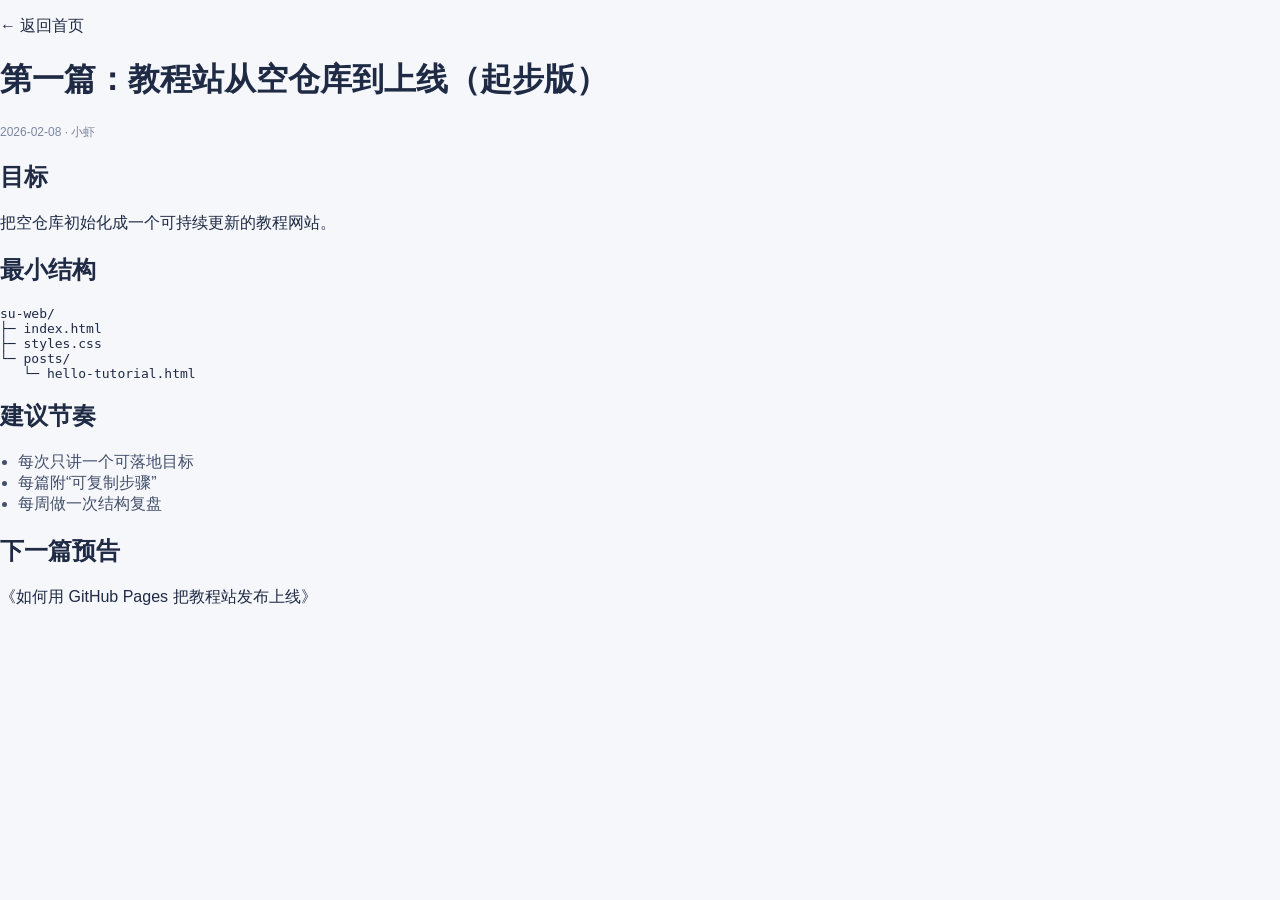
<file: posts/hello-tutorial.html>
<!doctype html>
<html lang="zh-CN">
<head>
  <meta charset="UTF-8" />
  <meta name="viewport" content="width=device-width, initial-scale=1.0" />
  <title>第一篇：教程站从空仓库到上线（起步版）</title>
  <link rel="stylesheet" href="../styles.css" />
</head>
<body>
  <main class="wrap">
    <p><a href="../index.html">← 返回首页</a></p>
    <h1>第一篇：教程站从空仓库到上线（起步版）</h1>
    <p class="meta">2026-02-08 · 小虾</p>

    <h2>目标</h2>
    <p>把空仓库初始化成一个可持续更新的教程网站。</p>

    <h2>最小结构</h2>
    <pre><code>su-web/
├─ index.html
├─ styles.css
└─ posts/
   └─ hello-tutorial.html</code></pre>

    <h2>建议节奏</h2>
    <ul>
      <li>每次只讲一个可落地目标</li>
      <li>每篇附“可复制步骤”</li>
      <li>每周做一次结构复盘</li>
    </ul>

    <h2>下一篇预告</h2>
    <p>《如何用 GitHub Pages 把教程站发布上线》</p>
  </main>
</body>
</html>
</file>
<file: styles.css>
:root{
  --bg:#f5f7fb;
  --card:#ffffff;
  --text:#1f2a44;
  --muted:#7b869e;
  --line:#e8edf5;
  --grad1:#ff7a7a;
  --grad2:#ffb36b;
  --grad3:#ffd98a;
}
*{box-sizing:border-box}
body{margin:0;background:var(--bg);color:var(--text);font-family:-apple-system,BlinkMacSystemFont,"Segoe UI",Roboto,"PingFang SC",sans-serif}
.app{max-width:760px;margin:0 auto;padding:14px}
.topbar{display:flex;justify-content:space-between;align-items:center;margin:8px 2px 14px}
.topbar h1{font-size:24px;margin:0}
.topbar p{margin:4px 0 0;color:var(--muted);font-size:13px}
.ghost{border:1px solid var(--line);background:#fff;border-radius:999px;padding:8px 12px;color:#5a6782}
.hero-card{background:linear-gradient(120deg,var(--grad1),var(--grad2),var(--grad3));padding:18px;border-radius:18px;color:#fff;box-shadow:0 10px 24px rgba(255,122,122,.25)}
.hero-card h2{margin:8px 0;font-size:22px;line-height:1.35}
.hero-card p{margin:0 0 12px;opacity:.95}
.badge{display:inline-block;background:rgba(255,255,255,.22);padding:4px 10px;border-radius:999px;font-size:12px}
.chips span{display:inline-block;background:rgba(255,255,255,.18);padding:5px 10px;border-radius:999px;margin-right:8px;font-size:12px}
.tabs{display:flex;gap:8px;margin:14px 0;overflow:auto}
.tabs a{padding:8px 14px;background:#fff;border:1px solid var(--line);border-radius:999px;color:#51607f;text-decoration:none;white-space:nowrap}
.tabs a.active{background:#1f2a44;color:#fff;border-color:#1f2a44}
.list,.panel{background:var(--card);border:1px solid var(--line);border-radius:16px;padding:14px;margin-bottom:12px}
.post+.post{border-top:1px dashed var(--line);margin-top:12px;padding-top:12px}
.meta{font-size:12px;color:var(--muted)}
h3{margin:6px 0 8px;font-size:19px}
a{color:#1f2a44;text-decoration:none}
a:hover{text-decoration:underline}
h4{margin:0 0 10px;font-size:16px}
ul{margin:0;padding-left:18px;color:#44506a}
</file>
